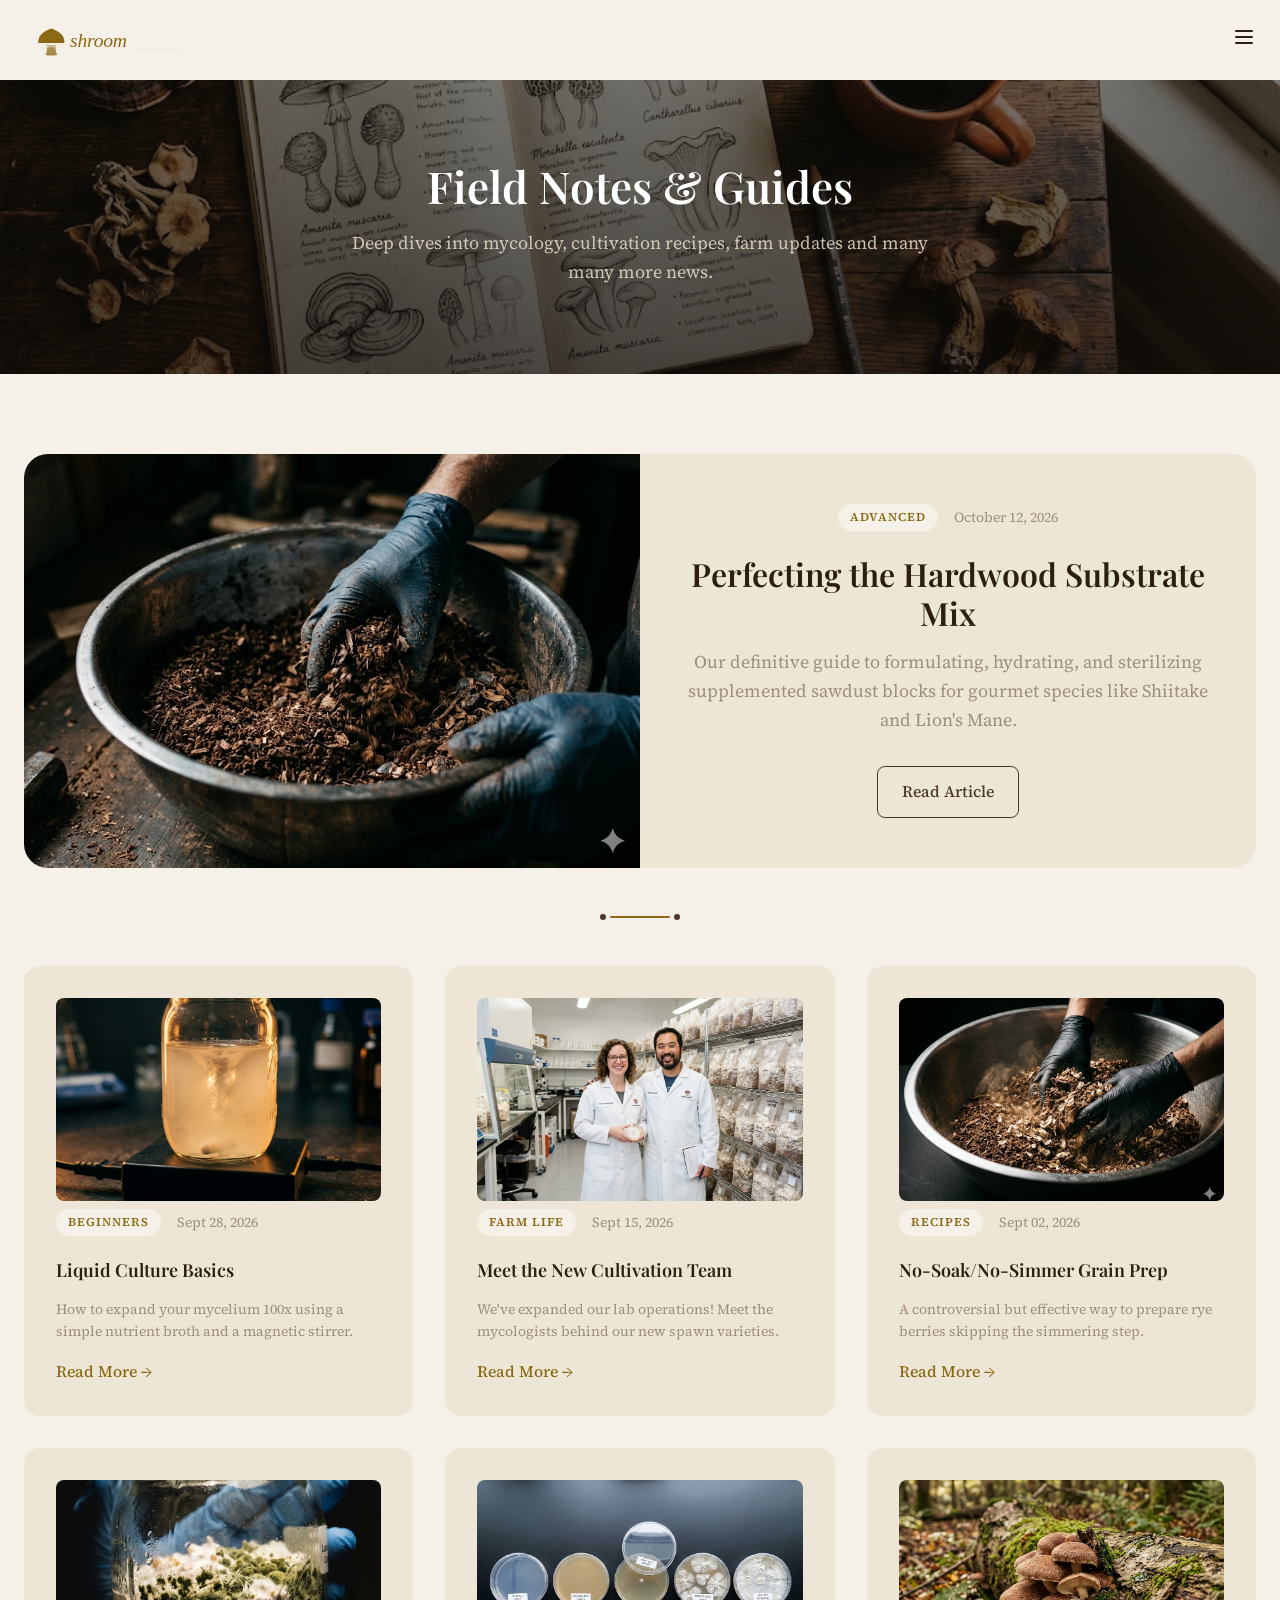
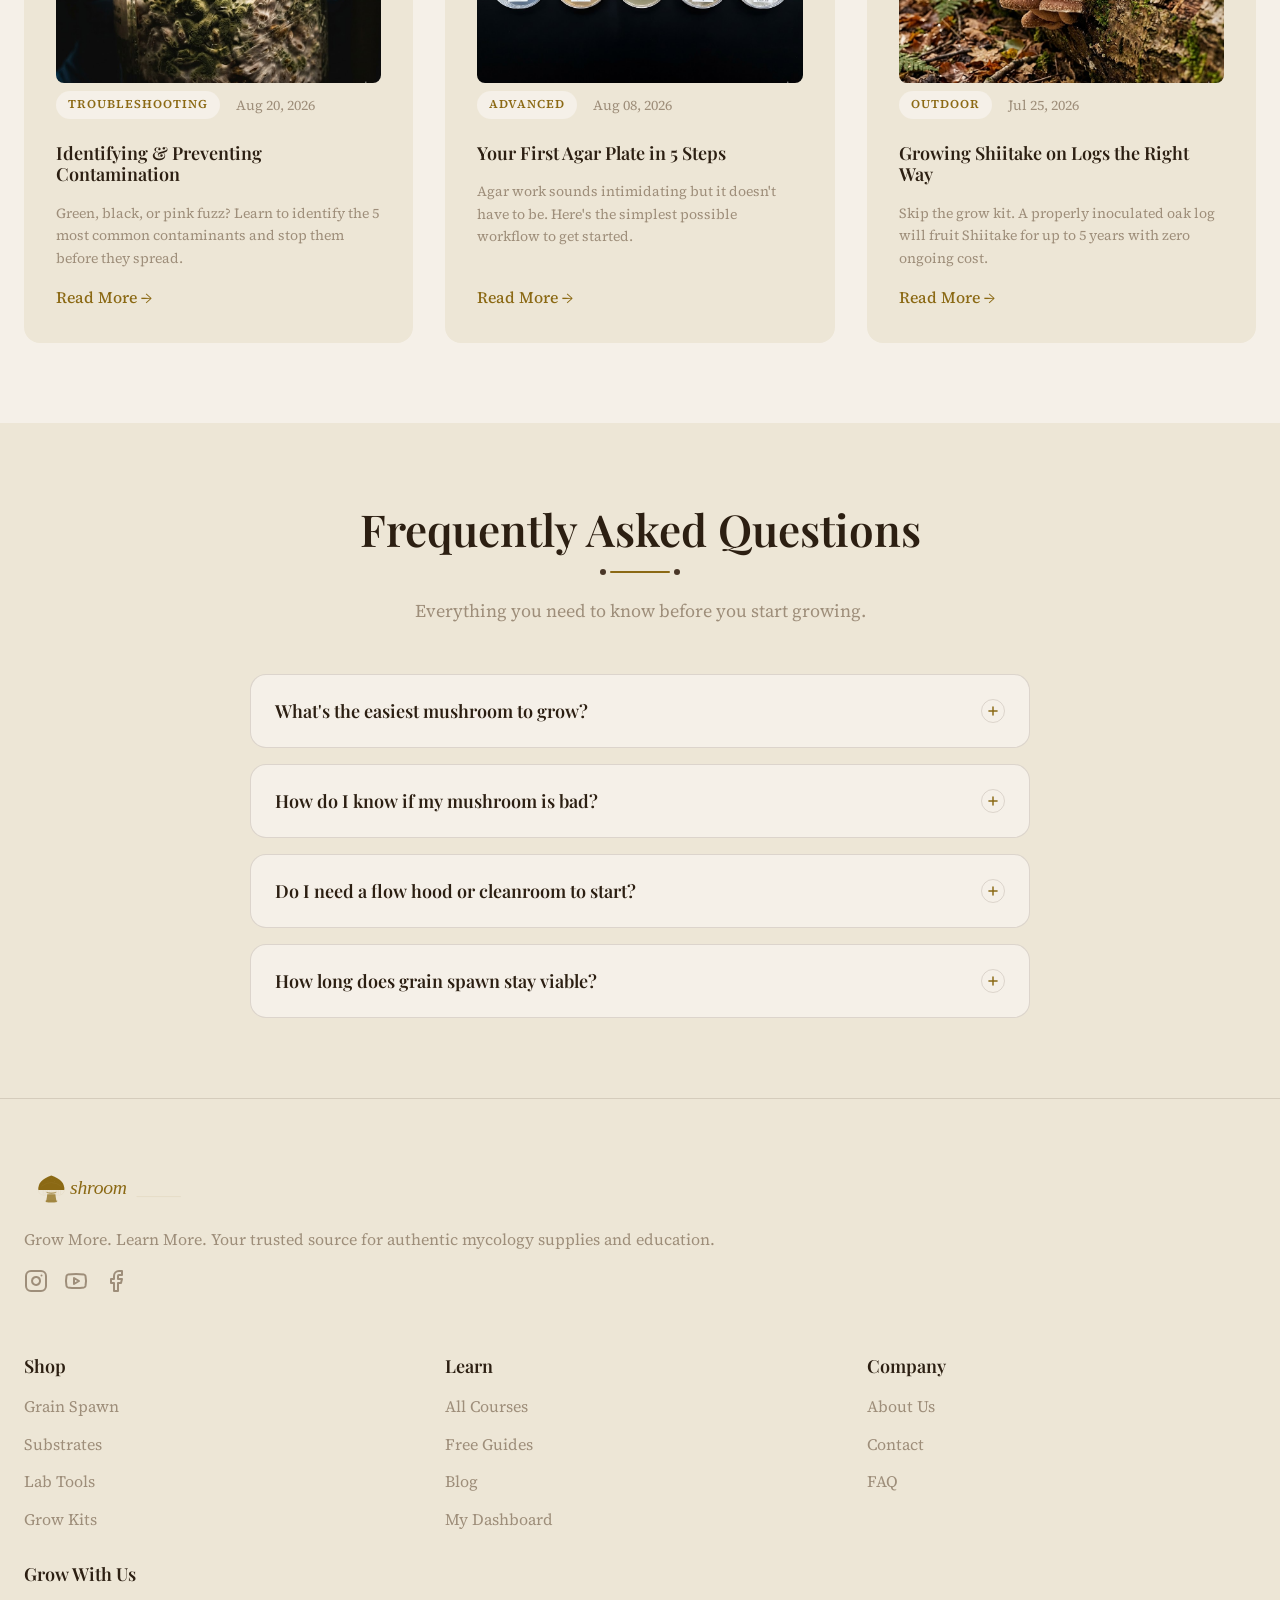
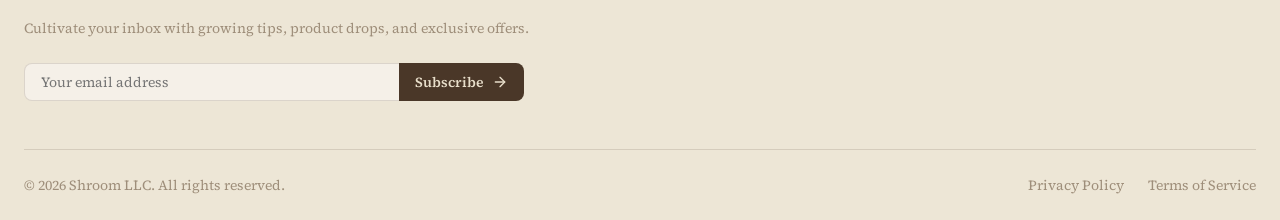
<file: blog.html>
<!DOCTYPE html>
<html lang="en">

<head>
  <meta charset="UTF-8">
  <meta name="viewport" content="width=device-width, initial-scale=1.0">
  <title>Mushroom Blog | Shroom</title>
  <link rel="icon" type="image/svg+xml" href="assets/images/shroom_favicon.svg">
  <link rel="stylesheet" href="assets/css/style.css">
  <style>
    .page-header {
      background: var(--theme-surface);
      padding: calc(var(--header-height) + var(--space-20)) var(--space-6) var(--space-12);
      text-align: center;
      border-bottom: 1px solid var(--theme-border);
    }

    .page-header h1 {
      font-size: var(--font-size-4xl);
      margin-bottom: var(--space-4);
    }

    /* Blog Specifics */
    .featured-post {
      display: flex;
      background: var(--theme-surface);
      border-radius: var(--radius-xl);
      overflow: hidden;
      margin-bottom: var(--space-12);
      position: relative;
    }

    @media (max-width: 768px) {
      .featured-post {
        flex-direction: column;
      }
    }

    .featured-img-wrapper {
      flex: 1 1 50%;
      min-height: 400px;
    }

    .featured-img-wrapper img {
      width: 100%;
      height: 100%;
      object-fit: cover;
    }

    .featured-content {
      flex: 1 1 50%;
      padding: var(--space-12);
      display: flex;
      flex-direction: column;
      justify-content: center;
      align-items: flex-start;
    }

    .blog-card {
      align-items: flex-start;
      text-align: left;
    }

    .blog-card .card-img-wrapper {
      aspect-ratio: 16/10;
    }

    .blog-card .card-title {
      text-align: left;
      font-size: var(--font-size-lg);
    }

    .blog-card .card-desc {
      text-align: left;
      flex-grow: 1;
    }

    .blog-meta {
      display: flex;
      gap: var(--space-4);
      align-items: center;
      color: var(--theme-text-muted);
      font-size: var(--font-size-sm);
      margin-bottom: var(--space-2);
    }

    .blog-cols {
      display: grid;
      grid-template-columns: repeat(3, 1fr);
      gap: var(--space-8);
    }

    @media (max-width: 1024px) {
      .blog-cols {
        grid-template-columns: repeat(2, 1fr);
      }
    }

    @media (max-width: 768px) {
      .blog-cols {
        grid-template-columns: repeat(2, 1fr);
      }
    }

    @media (max-width: 480px) {
      .blog-cols {
        grid-template-columns: 1fr;
      }
    }

    /* FAQ */
    .faq-section {
      background: var(--theme-surface);
      padding: var(--space-20) var(--space-6);
    }

    .faq-list {
      max-width: 780px;
      margin: var(--space-12) auto 0;
      display: flex;
      flex-direction: column;
      gap: var(--space-4);
    }

    .faq-item {
      border: 1px solid var(--theme-border);
      border-radius: var(--radius-lg);
      overflow: hidden;
      background: var(--theme-bg);
    }

    .faq-question {
      width: 100%;
      display: flex;
      justify-content: space-between;
      align-items: center;
      padding: var(--space-6);
      text-align: left;
      font-family: var(--font-display);
      font-size: var(--font-size-lg);
      font-weight: 600;
      color: var(--theme-text);
      cursor: pointer;
      background: none;
      border: none;
      gap: var(--space-4);
    }

    .faq-question:hover {
      color: var(--color-secondary);
    }

    .faq-icon {
      flex-shrink: 0;
      width: 24px;
      height: 24px;
      border-radius: 50%;
      border: 1px solid var(--theme-border);
      display: flex;
      align-items: center;
      justify-content: center;
      color: var(--color-secondary);
      transition: transform var(--transition-base), background var(--transition-base);
    }

    .faq-item.open .faq-icon {
      transform: rotate(45deg);
      background: var(--color-secondary);
      border-color: var(--color-secondary);
      color: white;
    }

    .faq-answer {
      max-height: 0;
      overflow: hidden;
      transition: max-height 0.4s ease, padding 0.3s ease;
      padding: 0 var(--space-6);
    }

    .faq-item.open .faq-answer {
      max-height: 300px;
      padding: 0 var(--space-6) var(--space-6);
    }

    .faq-answer p {
      color: var(--theme-text-muted);
      font-size: var(--font-size-base);
      line-height: 1.8;
    }

    .page-header {
      background: linear-gradient(to bottom, rgba(15, 11, 8, 0.5), rgba(15, 11, 8, 0.75)),
        url('assets/images/blog-hero-bg.jpg') center/cover no-repeat;
      color: white;
      border-bottom: none;
    }

    .page-header h1 {
      color: white;
    }

    .page-header p {
      color: rgba(232, 222, 202, 0.85);
    }
  </style>
</head>

<body>

  <!-- Navbar -->
  <header class="navbar">
    <div class="container">
      <a href="index.html" class="nav-brand">
        <img src="assets/images/shroom_logo.svg" alt="Shroom" height="42" style="display:block;">
      </a>
      <ul class="nav-menu">
        <li><a href="index.html" class="nav-link">Home 1</a></li>
        <li><a href="home2.html" class="nav-link">Home 2</a></li>
        <li><a href="services.html" class="nav-link">Shop</a></li>
        <li><a href="blog.html" class="nav-link active">Blog</a></li>
        <li><a href="about.html" class="nav-link">About</a></li>
        <li><a href="contact.html" class="nav-link">Contact</a></li>
      </ul>
      <div class="nav-tools nav-tools-desktop">
        <button type="button" class="tool-btn rtl-toggle-btn" aria-label="Toggle RTL">
          <svg xmlns="http://www.w3.org/2000/svg" width="24" height="24" viewBox="0 0 24 24" fill="none"
            stroke="currentColor" stroke-width="2" stroke-linecap="round" stroke-linejoin="round"
            class="lucide lucide-arrow-left-right">
            <path d="M8 3 4 7l4 4" />
            <path d="M4 7h16" />
            <path d="m16 21 4-4-4-4" />
            <path d="M20 17H4" />
          </svg>
        </button>
        <button type="button" class="tool-btn theme-toggle-btn" aria-label="Toggle Theme">
          <svg xmlns="http://www.w3.org/2000/svg" width="24" height="24" viewBox="0 0 24 24" fill="none"
            stroke="currentColor" stroke-width="2" stroke-linecap="round" stroke-linejoin="round"
            class="lucide lucide-moon">
            <path d="M12 3a6 6 0 0 0 9 9 9 9 0 1 1-9-9Z" />
          </svg>
        </button>
        <div class="nav-divider"></div>
        <a href="login.html" class="btn btn-secondary"
          style="padding: var(--space-2) var(--space-4); font-size: var(--font-size-sm);">Login</a>
        <a href="dashboard.html" class="btn btn-accent"
          style="padding: var(--space-2) var(--space-4); font-size: var(--font-size-sm);">Dashboard</a>
      </div>
      <button class="hamburger-btn" aria-label="Open Menu">
        <svg xmlns="http://www.w3.org/2000/svg" width="24" height="24" viewBox="0 0 24 24" fill="none"
          stroke="currentColor" stroke-width="2" stroke-linecap="round" stroke-linejoin="round"
          class="lucide lucide-menu">
          <line x1="4" x2="20" y1="12" y2="12" />
          <line x1="4" x2="20" y1="6" y2="6" />
          <line x1="4" x2="20" y1="18" y2="18" />
        </svg>
      </button>
    </div>
  </header>

  <!-- Hamburger Drawer -->
  <div class="nav-drawer-overlay"></div>
  <div class="nav-drawer">
    <div class="nav-drawer-header">
      <a href="index.html" class="nav-brand">
        <img src="assets/images/shroom_logo.svg" alt="Shroom" height="42" style="display:block;">
      </a>
      <button class="nav-drawer-close" aria-label="Close Menu">
        <svg xmlns="http://www.w3.org/2000/svg" width="24" height="24" viewBox="0 0 24 24" fill="none"
          stroke="currentColor" stroke-width="2" stroke-linecap="round" stroke-linejoin="round" class="lucide lucide-x">
          <path d="M18 6 6 18" />
          <path d="m6 6 12 12" />
        </svg>
      </button>
    </div>
    <ul class="nav-drawer-menu">
      <li><a href="index.html" class="nav-link">Home 1</a></li>
      <li><a href="home2.html" class="nav-link">Home 2</a></li>
      <li><a href="services.html" class="nav-link">Shop</a></li>
      <li><a href="blog.html" class="nav-link active">Blog</a></li>
      <li><a href="about.html" class="nav-link">About</a></li>
      <li><a href="contact.html" class="nav-link">Contact</a></li>
      <li style="margin-top: var(--space-6);">
        <a href="login.html" class="btn btn-secondary btn-block">Login</a>
      </li>
      <li style="margin-top: var(--space-3);">
        <a href="dashboard.html" class="btn btn-accent btn-block">Dashboard</a>
      </li>
    </ul>
    <div class="nav-drawer-tools">
      <button type="button" class="tool-btn rtl-toggle-btn" aria-label="Toggle RTL"
        style="width: auto; height: auto; border-radius: var(--radius-md); padding: var(--space-2) var(--space-4); display: flex; gap: var(--space-2); align-items: center;">
        <svg xmlns="http://www.w3.org/2000/svg" width="20" height="20" viewBox="0 0 24 24" fill="none"
          stroke="currentColor" stroke-width="2" stroke-linecap="round" stroke-linejoin="round"
          class="lucide lucide-arrow-left-right">
          <path d="M8 3 4 7l4 4" />
          <path d="M4 7h16" />
          <path d="m16 21 4-4-4-4" />
          <path d="M20 17H4" />
        </svg>
        <span style="font-size: var(--font-size-sm); font-weight: 500;">RTL</span>
      </button>
      <button type="button" class="tool-btn theme-toggle-btn" aria-label="Toggle Theme"
        style="width: auto; height: auto; border-radius: var(--radius-md); padding: var(--space-2) var(--space-4); display: flex; gap: var(--space-2); align-items: center;">
        <svg xmlns="http://www.w3.org/2000/svg" width="20" height="20" viewBox="0 0 24 24" fill="none"
          stroke="currentColor" stroke-width="2" stroke-linecap="round" stroke-linejoin="round"
          class="lucide lucide-moon">
          <path d="M12 3a6 6 0 0 0 9 9 9 9 0 1 1-9-9Z" />
        </svg>
        <span style="font-size: var(--font-size-sm); font-weight: 500;">Dark Mode</span>
      </button>
    </div>
  </div>

  <main>
    <div class="page-header fade-in">
      <div class="container">
        <h1>Field Notes & Guides</h1>
        <p class="section-subtitle">Deep dives into mycology, cultivation recipes, farm updates and many many
          more news.</p>
      </div>
    </div>

    <section class="section">
      <div class="container">

        <!-- Featured Post -->
        <article class="featured-post fade-in">
          <div class="featured-img-wrapper">
            <img src="assets/images/blog-featured-hardwood.jpg" alt="Mushroom Forest">
          </div>
          <div class="featured-content" style="text-align: center; align-items: center;">
            <div class="blog-meta" style="justify-content: center;">
              <span class="card-tag">Advanced</span>
              <span>October 12, 2026</span>
            </div>
            <h2 style="font-size: var(--font-size-3xl); margin-top: var(--space-4);">Perfecting the Hardwood Substrate
              Mix</h2>
            <p style="color: var(--theme-text-muted); font-size: var(--font-size-lg); margin-bottom: var(--space-8);">
              Our definitive guide to formulating, hydrating, and sterilizing supplemented sawdust blocks for gourmet
              species like Shiitake and Lion's Mane.</p>
            <a href="#" class="btn btn-secondary">Read Article</a>
          </div>
        </article>

        <div class="divider fade-in" style="margin: var(--space-12) auto;"></div>

        <!-- Blog Grid -->
        <div class="blog-cols">
          <article class="card blog-card fade-in">
            <div class="card-img-wrapper">
              <img src="assets/images/blog-liquid-culture.jpg" class="card-img" alt="Liquid Culture Basics">
            </div>
            <div class="blog-meta">
              <span class="card-tag">Beginners</span>
              <span>Sept 28, 2026</span>
            </div>
            <h4 class="card-title">Liquid Culture Basics</h4>
            <p class="card-desc">How to expand your mycelium 100x using a simple nutrient broth and a magnetic stirrer.
            </p>
            <a href="#" class="auth-link">Read More &rarr;</a>
          </article>

          <article class="card blog-card fade-in" style="animation-delay: 0.1s;">
            <div class="card-img-wrapper">
              <img src="assets/images/blog-team.jpg" class="card-img" alt="Farm Update">
            </div>
            <div class="blog-meta">
              <span class="card-tag">Farm Life</span>
              <span>Sept 15, 2026</span>
            </div>
            <h4 class="card-title">Meet the New Cultivation Team</h4>
            <p class="card-desc">We've expanded our lab operations! Meet the mycologists behind our new spawn varieties.
            </p>
            <a href="#" class="auth-link">Read More &rarr;</a>
          </article>

          <article class="card blog-card fade-in" style="animation-delay: 0.2s;">
            <div class="card-img-wrapper">
              <img src="assets/images/blog-grain-prep.jpg" class="card-img" alt="Grain Prep">
            </div>
            <div class="blog-meta">
              <span class="card-tag">Recipes</span>
              <span>Sept 02, 2026</span>
            </div>
            <h4 class="card-title">No-Soak/No-Simmer Grain Prep</h4>
            <p class="card-desc">A controversial but effective way to prepare rye berries skipping the simmering step.
            </p>
            <a href="#" class="auth-link">Read More &rarr;</a>
          </article>
          <article class="card blog-card fade-in" style="animation-delay: 0.1s;">
            <div class="card-img-wrapper">
              <img src="assets/images/blog-contamination.jpg" class="card-img" alt="Contamination Guide">

            </div>
            <div class="blog-meta">
              <span class="card-tag">Troubleshooting</span>
              <span>Aug 20, 2026</span>
            </div>
            <h4 class="card-title">Identifying & Preventing Contamination</h4>
            <p class="card-desc">Green, black, or pink fuzz? Learn to identify the 5 most common contaminants and stop
              them before they spread.</p>
            <a href="#" class="auth-link">Read More &rarr;</a>
          </article>

          <article class="card blog-card fade-in" style="animation-delay: 0.2s;">
            <div class="card-img-wrapper">
              <img src="assets/images/blog-agar-plate.jpg" class="card-img" alt="Agar Basics">
            </div>
            <div class="blog-meta">
              <span class="card-tag">Advanced</span>
              <span>Aug 08, 2026</span>
            </div>
            <h4 class="card-title">Your First Agar Plate in 5 Steps</h4>
            <p class="card-desc">Agar work sounds intimidating but it doesn't have to be. Here's the simplest possible
              workflow to get started.</p>
            <a href="#" class="auth-link">Read More &rarr;</a>
          </article>

          <article class="card blog-card fade-in" style="animation-delay: 0.3s;">
            <div class="card-img-wrapper">
              <img src="assets/images/blog-shiitake-logs.jpg" class="card-img" alt="Outdoor Growing">
            </div>
            <div class="blog-meta">
              <span class="card-tag">Outdoor</span>
              <span>Jul 25, 2026</span>
            </div>
            <h4 class="card-title">Growing Shiitake on Logs the Right Way</h4>
            <p class="card-desc">Skip the grow kit. A properly inoculated oak log will fruit Shiitake for up to 5 years
              with zero ongoing cost.</p>
            <a href="#" class="auth-link">Read More &rarr;</a>
          </article>
        </div>

      </div>
    </section>
    <!-- FAQ Section -->
    <section class="faq-section">
      <div class="container">
        <h2 class="section-title fade-in">Frequently Asked Questions</h2>
        <div class="divider fade-in"></div>
        <p class="section-subtitle fade-in">Everything you need to know before you start growing.</p>

        <div class="faq-list">

          <div class="faq-item fade-in">
            <button class="faq-question">
              What's the easiest mushroom to grow?
              <span class="faq-icon">
                <svg xmlns="http://www.w3.org/2000/svg" width="14" height="14" viewBox="0 0 24 24" fill="none"
                  stroke="currentColor" stroke-width="2.5" stroke-linecap="round" stroke-linejoin="round">
                  <path d="M5 12h14" />
                  <path d="M12 5v14" />
                </svg>
              </span>
            </button>
            <div class="faq-answer">
              <p>Oyster mushrooms — specifically Pearl or Blue Oyster — are by far the most beginner-friendly. They
                colonize fast, tolerate a range of temperatures, and fruit aggressively even in less-than-ideal
                conditions. Our Mushroom Cultivation 101 course covers everything you need to get your first flush in
                under 3 weeks.</p>
            </div>
          </div>

          <div class="faq-item fade-in" style="animation-delay: 0.1s;">
            <button class="faq-question">
              How do I know if my mushroom is bad?
              <span class="faq-icon">
                <svg xmlns="http://www.w3.org/2000/svg" width="14" height="14" viewBox="0 0 24 24" fill="none"
                  stroke="currentColor" stroke-width="2.5" stroke-linecap="round" stroke-linejoin="round">
                  <path d="M5 12h14" />
                  <path d="M12 5v14" />
                </svg>
              </span>
            </button>
            <div class="faq-answer">
              <p>The most common signs are green, black, or pink patches on your grain or substrate — these are mold
                colonies competing with your mycelium. A sour or unusual smell is another strong indicator. White fluffy
                growth is almost always healthy mycelium, but if it looks patchy, wet, or has color, pull it
                immediately. Check our contamination guide in the blog for a full visual reference.</p>
            </div>
          </div>

          <div class="faq-item fade-in" style="animation-delay: 0.2s;">
            <button class="faq-question">
              Do I need a flow hood or cleanroom to start?
              <span class="faq-icon">
                <svg xmlns="http://www.w3.org/2000/svg" width="14" height="14" viewBox="0 0 24 24" fill="none"
                  stroke="currentColor" stroke-width="2.5" stroke-linecap="round" stroke-linejoin="round">
                  <path d="M5 12h14" />
                  <path d="M12 5v14" />
                </svg>
              </span>
            </button>
            <div class="faq-answer">
              <p>No — most beginners start with a simple Still Air Box (SAB), which is just a clear tote with arm holes.
                It traps still air and dramatically reduces contamination risk during inoculation. A flow hood is a
                significant upgrade for serious growers doing agar work or large batch grain transfers, but it's
                absolutely not required to get your first few successful grows.</p>
            </div>
          </div>

          <div class="faq-item fade-in" style="animation-delay: 0.3s;">
            <button class="faq-question">
              How long does grain spawn stay viable?
              <span class="faq-icon">
                <svg xmlns="http://www.w3.org/2000/svg" width="14" height="14" viewBox="0 0 24 24" fill="none"
                  stroke="currentColor" stroke-width="2.5" stroke-linecap="round" stroke-linejoin="round">
                  <path d="M5 12h14" />
                  <path d="M12 5v14" />
                </svg>
              </span>
            </button>
            <div class="faq-answer">
              <p>Our grain spawn is at peak viability on arrival and will remain healthy for up to 4 weeks when stored
                in a refrigerator between 35–45°F. Avoid freezing — this damages the mycelium. For best results,
                inoculate within the first week of receiving your order. All our spawn ships with a packing date so you
                always know exactly how fresh it is.</p>
            </div>
          </div>

        </div>
      </div>
    </section>
  </main>

  <footer class="site-footer">
    <!-- Same footer -->
    <div class="container">
      <div class="footer-grid">
        <div class="footer-brand">
          <a href="index.html" class="nav-brand">
            <img src="assets/images/shroom_logo.svg" alt="Shroom" height="42" style="display:block;">
          </a>
          <p class="footer-tagline">Grow More. Learn More. Your trusted source for authentic mycology supplies and
            education.</p>
          <div class="footer-socials">
            <a href="#" class="social-link" aria-label="Instagram"><svg xmlns="http://www.w3.org/2000/svg" width="24"
                height="24" viewBox="0 0 24 24" fill="none" stroke="currentColor" stroke-width="2"
                stroke-linecap="round" stroke-linejoin="round" class="lucide lucide-instagram">
                <rect width="20" height="20" x="2" y="2" rx="5" ry="5" />
                <path d="M16 11.37A4 4 0 1 1 12.63 8 4 4 0 0 1 16 11.37z" />
                <line x1="17.5" x2="17.51" y1="6.5" y2="6.5" />
              </svg></a>
            <a href="#" class="social-link" aria-label="YouTube"><svg xmlns="http://www.w3.org/2000/svg" width="24"
                height="24" viewBox="0 0 24 24" fill="none" stroke="currentColor" stroke-width="2"
                stroke-linecap="round" stroke-linejoin="round" class="lucide lucide-youtube">
                <path
                  d="M2.5 17a24.12 24.12 0 0 1 0-10 2 2 0 0 1 1.4-1.4 49.56 49.56 0 0 1 16.2 0A2 2 0 0 1 21.5 7a24.12 24.12 0 0 1 0 10 2 2 0 0 1-1.4 1.4 49.55 49.55 0 0 1-16.2 0A2 2 0 0 1 2.5 17" />
                <path d="m10 15 5-3-5-3z" />
              </svg></a>
            <a href="#" class="social-link" aria-label="Facebook"><svg xmlns="http://www.w3.org/2000/svg" width="24"
                height="24" viewBox="0 0 24 24" fill="none" stroke="currentColor" stroke-width="2"
                stroke-linecap="round" stroke-linejoin="round" class="lucide lucide-facebook">
                <path d="M18 2h-3a5 5 0 0 0-5 5v3H7v4h3v8h4v-8h3l1-4h-4V7a1 1 0 0 1 1-1h3z" />
              </svg></a>
          </div>
        </div>
        <div>
          <h5 class="footer-heading">Shop</h5>
          <ul class="footer-links">
            <li><a href="services.html">Grain Spawn</a></li>
            <li><a href="services.html">Substrates</a></li>
            <li><a href="services.html">Lab Tools</a></li>
            <li><a href="services.html">Grow Kits</a></li>
          </ul>
        </div>
        <div>
          <h5 class="footer-heading">Learn</h5>
          <ul class="footer-links">
            <li><a href="services.html">All Courses</a></li>
            <li><a href="blog.html">Free Guides</a></li>
            <li><a href="blog.html">Blog</a></li>
            <li><a href="dashboard.html">My Dashboard</a></li>
          </ul>
        </div>
        <div>
          <h5 class="footer-heading">Company</h5>
          <ul class="footer-links">
            <li><a href="about.html">About Us</a></li>
            <li><a href="contact.html">Contact</a></li>
            <li><a href="#">FAQ</a></li>
          </ul>
        </div>
        <div class="footer-newsletter">
          <h5 class="footer-heading">Grow With Us</h5>
          <p class="newsletter-description">Cultivate your inbox with growing tips, product drops, and exclusive
            offers.</p>
          <form class="newsletter-form" onsubmit="event.preventDefault(); alert('Subscribed!');">
            <input type="email" class="newsletter-input" placeholder="Your email address" required>
            <button type="submit" class="newsletter-btn">
              <span>Subscribe</span>
              <svg xmlns="http://www.w3.org/2000/svg" width="16" height="16" viewBox="0 0 24 24" fill="none"
                stroke="currentColor" stroke-width="2" stroke-linecap="round" stroke-linejoin="round"
                class="lucide lucide-arrow-right">
                <path d="M5 12h14" />
                <path d="m12 5 7 7-7 7" />
              </svg>
            </button>
          </form>
        </div>
      </div>
      <div class="footer-bottom">
        <p>&copy; 2026 Shroom LLC. All rights reserved.</p>
        <div class="footer-legal-links">
          <a href="#">Privacy Policy</a>
          <a href="#">Terms of Service</a>
        </div>
      </div>
    </div>
  </footer>

  <button class="back-to-top" id="backToTop" aria-label="Back to Top">
    <svg xmlns="http://www.w3.org/2000/svg" width="24" height="24" viewBox="0 0 24 24" fill="none" stroke="currentColor"
      stroke-width="2.5" stroke-linecap="round" stroke-linejoin="round">
      <path d="m18 15-6-6-6 6" />
    </svg>
  </button>

  <script src="assets/js/main.js"></script>
  <script>
    document.querySelectorAll('.faq-question').forEach(function (btn) {
      btn.addEventListener('click', function () {
        var item = this.closest('.faq-item');
        var isOpen = item.classList.contains('open');
        document.querySelectorAll('.faq-item.open').forEach(function (el) {
          el.classList.remove('open');
        });
        if (!isOpen) {
          item.classList.add('open');
        }
      });
    });

    const backToTopBtn = document.getElementById('backToTop');
    window.addEventListener('scroll', () => {
      if (window.scrollY > 400) {
        backToTopBtn.classList.add('visible');
      } else {
        backToTopBtn.classList.remove('visible');
      }
    });

    backToTopBtn.addEventListener('click', () => {
      window.scrollTo({
        top: 0,
        behavior: 'smooth'
      });
    });
  </script>
</body>

</html>
</file>
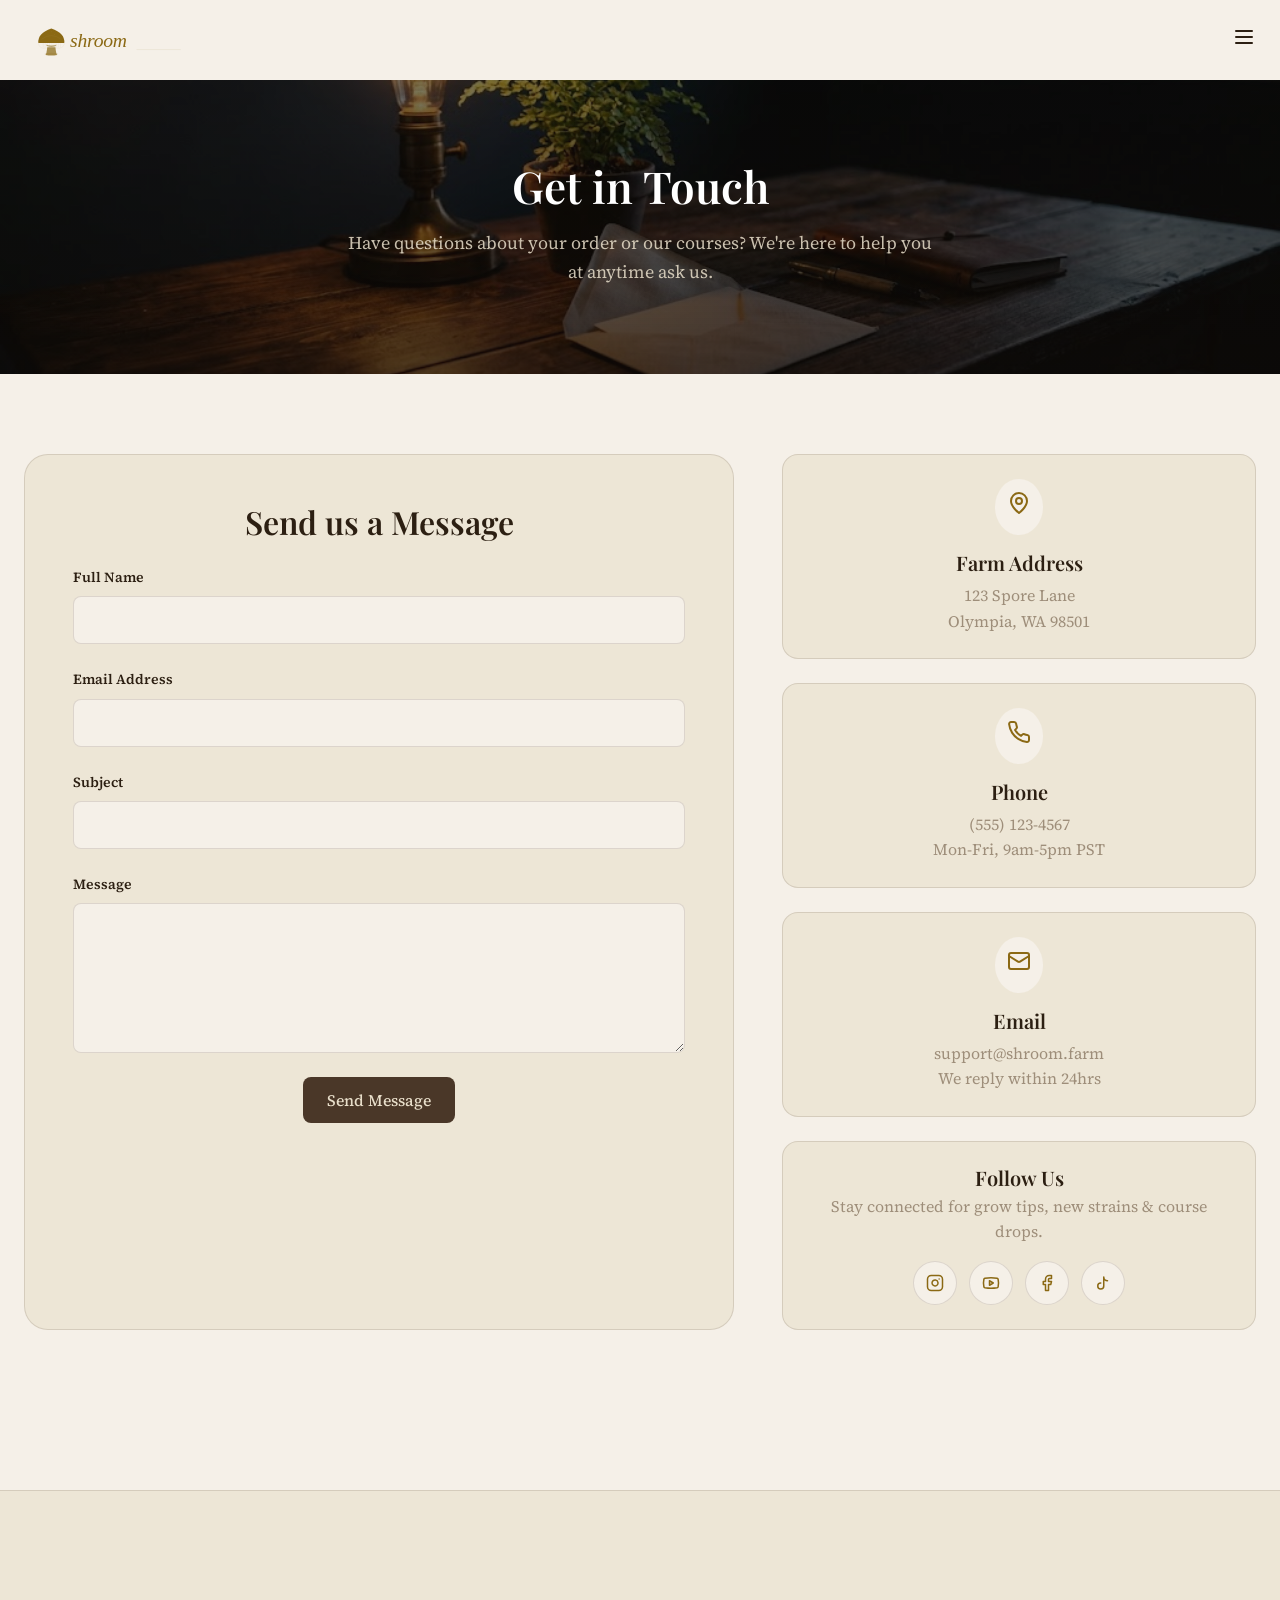
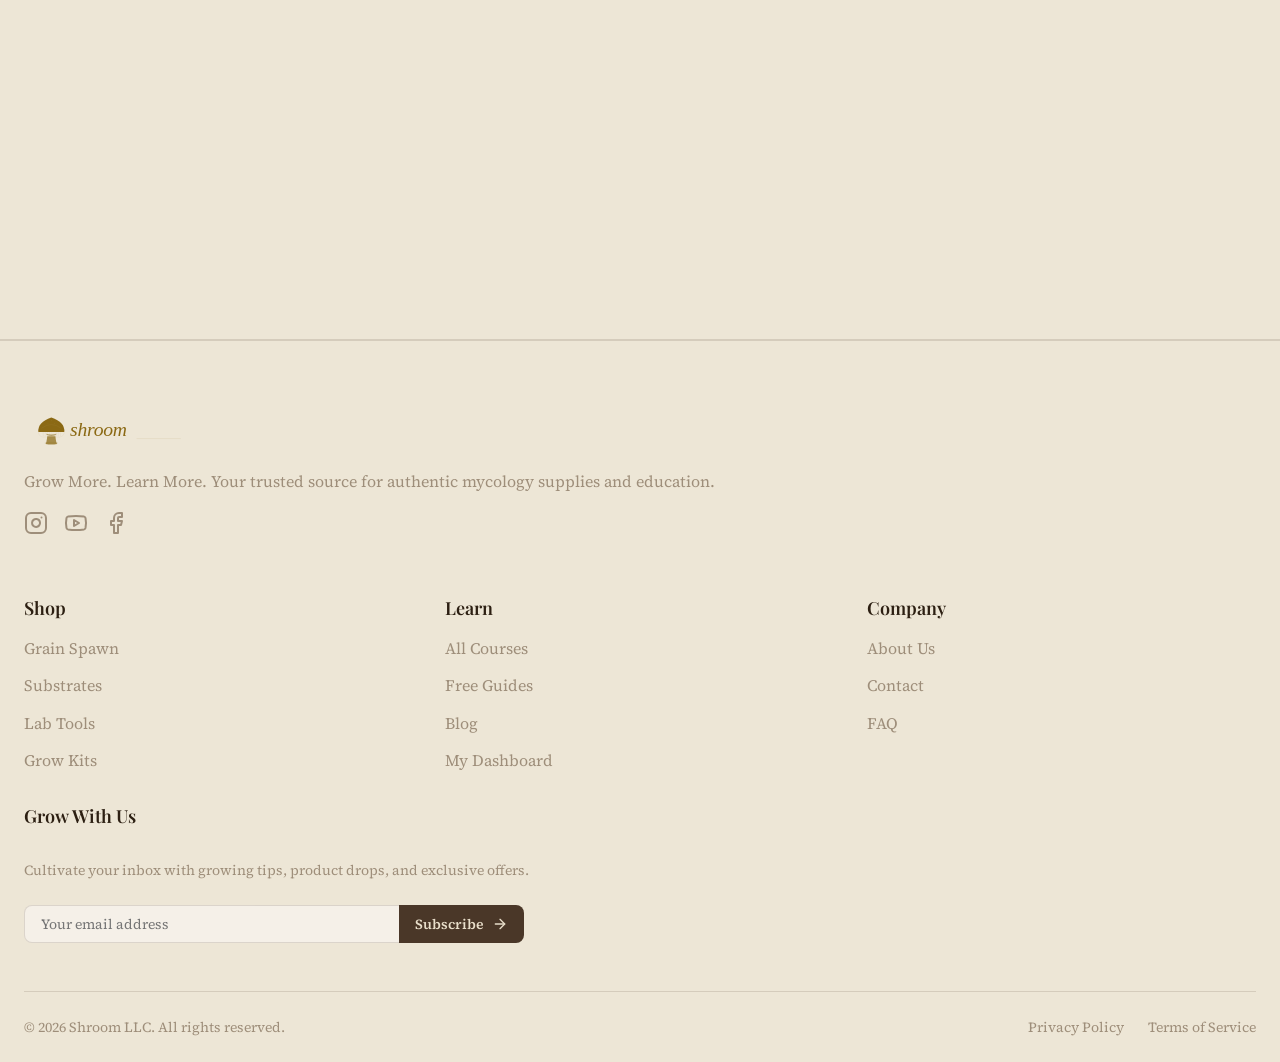
<file: contact.html>
<!DOCTYPE html>
<html lang="en">

<head>
  <meta charset="UTF-8">
  <meta name="viewport" content="width=device-width, initial-scale=1.0">
  <title>Contact Us | Shroom</title>
  <link rel="icon" type="image/svg+xml" href="assets/images/shroom_favicon.svg">
  <link rel="stylesheet" href="assets/css/style.css">
  <style>
    .page-header {
      background: var(--theme-surface);
      padding: calc(var(--header-height) + var(--space-20)) var(--space-6) var(--space-12);
      text-align: center;
      border-bottom: 1px solid var(--theme-border);
    }

    .page-header h1 {
      font-size: var(--font-size-4xl);
      margin-bottom: var(--space-4);
    }

    .contact-layout {
      display: grid;
      grid-template-columns: 3fr 2fr;
      gap: var(--space-12);
    }

    @media (max-width: 768px) {
      .contact-layout {
        grid-template-columns: 1fr;
      }
    }

    .contact-form-wrapper {
      background: var(--theme-surface);
      padding: var(--space-12);
      border-radius: var(--radius-xl);
      border: 1px solid var(--theme-border);
    }

    .contact-form .form-group {
      margin-bottom: var(--space-6);
    }

    textarea.form-input {
      resize: vertical;
      min-height: 150px;
    }

    .contact-info {
      display: flex;
      flex-direction: column;
      gap: var(--space-6);
    }

    .info-card {
      background: var(--theme-surface);
      padding: var(--space-6);
      border-radius: var(--radius-lg);
      display: flex;
      gap: var(--space-4);
      align-items: flex-start;
      border: 1px solid var(--theme-border);
    }

    .info-icon {
      color: var(--color-secondary);
      background: var(--theme-bg);
      padding: var(--space-3);
      border-radius: 50%;
      flex-shrink: 0;
    }

    .map-section {
      margin-top: var(--space-20);
      height: 450px;
      width: 100%;
      border-top: 1px solid var(--theme-border);
      border-bottom: 1px solid var(--theme-border);
      background: var(--theme-surface);
      overflow: hidden;
      position: relative;
    }

    .map-section iframe {
      width: 100%;
      height: 100%;
      border: 0;
      filter: grayscale(1) opacity(0.8);
      transition: filter 0.3s ease;
    }

    html.dark .map-section iframe {
      filter: grayscale(1) invert(0.9) opacity(0.6);
    }

    .map-section:hover iframe {
      filter: grayscale(0.2) opacity(1);
    }

    html.dark .map-section:hover iframe {
      filter: grayscale(0.2) invert(0.9) opacity(0.8);
    }

    @media (max-width: 360px) {
      .contact-layout {
        gap: var(--space-8);
      }

      .contact-form-wrapper {
        padding: var(--space-6);
        text-align: center;
      }

      .info-card {
        flex-direction: column;
        align-items: center;
        text-align: center;
      }
    }

    .page-header {
      background: linear-gradient(to bottom, rgba(15, 11, 8, 0.5), rgba(15, 11, 8, 0.75)),
        url('assets/images/contact-hero-bg.jpg') center/cover no-repeat;
      color: white;
      border-bottom: none;
    }

    .page-header h1 {
      color: white;
    }

    .page-header p {
      color: rgba(232, 222, 202, 0.85);
    }
  </style>
</head>

<body>

  <!-- Navbar -->
  <header class="navbar">
    <div class="container">
      <a href="index.html" class="nav-brand">
        <img src="assets/images/shroom_logo.svg" alt="Shroom" height="42" style="display:block;">
      </a>
      <ul class="nav-menu">
        <li><a href="index.html" class="nav-link">Home 1</a></li>
        <li><a href="home2.html" class="nav-link">Home 2</a></li>
        <li><a href="services.html" class="nav-link">Shop</a></li>
        <li><a href="blog.html" class="nav-link">Blog</a></li>
        <li><a href="about.html" class="nav-link">About</a></li>
        <li><a href="contact.html" class="nav-link active">Contact</a></li>
      </ul>
      <div class="nav-tools nav-tools-desktop">
        <button type="button" class="tool-btn rtl-toggle-btn" aria-label="Toggle RTL">
          <svg xmlns="http://www.w3.org/2000/svg" width="24" height="24" viewBox="0 0 24 24" fill="none"
            stroke="currentColor" stroke-width="2" stroke-linecap="round" stroke-linejoin="round"
            class="lucide lucide-arrow-left-right">
            <path d="M8 3 4 7l4 4" />
            <path d="M4 7h16" />
            <path d="m16 21 4-4-4-4" />
            <path d="M20 17H4" />
          </svg>
        </button>
        <button type="button" class="tool-btn theme-toggle-btn" aria-label="Toggle Theme">
          <svg xmlns="http://www.w3.org/2000/svg" width="24" height="24" viewBox="0 0 24 24" fill="none"
            stroke="currentColor" stroke-width="2" stroke-linecap="round" stroke-linejoin="round"
            class="lucide lucide-moon">
            <path d="M12 3a6 6 0 0 0 9 9 9 9 0 1 1-9-9Z" />
          </svg>
        </button>
        <div class="nav-divider"></div>
        <a href="login.html" class="btn btn-secondary"
          style="padding: var(--space-2) var(--space-4); font-size: var(--font-size-sm);">Login</a>
        <a href="dashboard.html" class="btn btn-accent"
          style="padding: var(--space-2) var(--space-4); font-size: var(--font-size-sm);">Dashboard</a>
      </div>
      <button class="hamburger-btn" aria-label="Open Menu">
        <svg xmlns="http://www.w3.org/2000/svg" width="24" height="24" viewBox="0 0 24 24" fill="none"
          stroke="currentColor" stroke-width="2" stroke-linecap="round" stroke-linejoin="round"
          class="lucide lucide-menu">
          <line x1="4" x2="20" y1="12" y2="12" />
          <line x1="4" x2="20" y1="6" y2="6" />
          <line x1="4" x2="20" y1="18" y2="18" />
        </svg>
      </button>
    </div>
  </header>

  <!-- Hamburger Drawer -->
  <div class="nav-drawer-overlay"></div>
  <div class="nav-drawer">
    <div class="nav-drawer-header">
      <a href="index.html" class="nav-brand">
        <img src="assets/images/shroom_logo.svg" alt="Shroom" height="42" style="display:block;">
      </a>
      <button class="nav-drawer-close" aria-label="Close Menu">
        <svg xmlns="http://www.w3.org/2000/svg" width="24" height="24" viewBox="0 0 24 24" fill="none"
          stroke="currentColor" stroke-width="2" stroke-linecap="round" stroke-linejoin="round" class="lucide lucide-x">
          <path d="M18 6 6 18" />
          <path d="m6 6 12 12" />
        </svg>
      </button>
    </div>
    <ul class="nav-drawer-menu">
      <li><a href="index.html" class="nav-link">Home 1</a></li>
      <li><a href="home2.html" class="nav-link">Home 2</a></li>
      <li><a href="services.html" class="nav-link">Shop</a></li>
      <li><a href="blog.html" class="nav-link">Blog</a></li>
      <li><a href="about.html" class="nav-link">About</a></li>
      <li><a href="contact.html" class="nav-link active">Contact</a></li>
      <li style="margin-top: var(--space-6);">
        <a href="login.html" class="btn btn-secondary btn-block">Login</a>
      </li>
      <li style="margin-top: var(--space-3);">
        <a href="dashboard.html" class="btn btn-accent btn-block">Dashboard</a>
      </li>
    </ul>
    <div class="nav-drawer-tools">
      <button type="button" class="tool-btn rtl-toggle-btn" aria-label="Toggle RTL"
        style="width: auto; height: auto; border-radius: var(--radius-md); padding: var(--space-2) var(--space-4); display: flex; gap: var(--space-2); align-items: center;">
        <svg xmlns="http://www.w3.org/2000/svg" width="20" height="20" viewBox="0 0 24 24" fill="none"
          stroke="currentColor" stroke-width="2" stroke-linecap="round" stroke-linejoin="round"
          class="lucide lucide-arrow-left-right">
          <path d="M8 3 4 7l4 4" />
          <path d="M4 7h16" />
          <path d="m16 21 4-4-4-4" />
          <path d="M20 17H4" />
        </svg>
        <span style="font-size: var(--font-size-sm); font-weight: 500;">RTL</span>
      </button>
      <button type="button" class="tool-btn theme-toggle-btn" aria-label="Toggle Theme"
        style="width: auto; height: auto; border-radius: var(--radius-md); padding: var(--space-2) var(--space-4); display: flex; gap: var(--space-2); align-items: center;">
        <svg xmlns="http://www.w3.org/2000/svg" width="20" height="20" viewBox="0 0 24 24" fill="none"
          stroke="currentColor" stroke-width="2" stroke-linecap="round" stroke-linejoin="round"
          class="lucide lucide-moon">
          <path d="M12 3a6 6 0 0 0 9 9 9 9 0 1 1-9-9Z" />
        </svg>
        <span style="font-size: var(--font-size-sm); font-weight: 500;">Dark Mode</span>
      </button>
    </div>
  </div>

  <main>
    <div class="page-header fade-in">
      <div class="container">
        <h1>Get in Touch</h1>
        <p class="section-subtitle">Have questions about your order or our courses? We're here to help you at anytime
          ask us.</p>
      </div>
    </div>

    <section class="section">
      <div class="container contact-layout">

        <!-- Form -->
        <div class="contact-form-wrapper fade-in">
          <h3 style="text-align: center; margin-bottom: var(--space-6);">Send us a Message</h3>
          <form class="contact-form" action="#" onsubmit="event.preventDefault(); alert('Message sent!');">
            <div class="form-group">
              <label for="name" class="form-label">Full Name</label>
              <input type="text" id="name" class="form-input" placeholder="" required>
            </div>
            <div class="form-group">
              <label for="email" class="form-label">Email Address</label>
              <input type="email" id="email" class="form-input" placeholder="" required>
            </div>
            <div class="form-group">
              <label for="subject" class="form-label">Subject</label>
              <input type="text" id="subject" class="form-input" placeholder="" required>
            </div>
            <div class="form-group">
              <label for="msg" class="form-label">Message</label>
              <textarea id="msg" class="form-input" placeholder="" required></textarea>
            </div>
            <button type="submit" class="btn btn-primary" style="display: block; margin: 0 auto;">Send Message</button>
          </form>
        </div>

        <!-- Info Cards -->
        <div class="contact-info">
          <div class="info-card fade-in"
            style="animation-delay: 0.1s; flex-direction: column; align-items: center; text-align: center;">
            <div class="info-icon">
              <svg xmlns="http://www.w3.org/2000/svg" width="24" height="24" viewBox="0 0 24 24" fill="none"
                stroke="currentColor" stroke-width="2" stroke-linecap="round" stroke-linejoin="round"
                class="lucide lucide-map-pin">
                <path d="M20 10c0 6-8 12-8 12s-8-6-8-12a8 8 0 0 1 16 0Z" />
                <circle cx="12" cy="10" r="3" />
              </svg>
            </div>
            <div>
              <h5 style="margin-bottom: var(--space-2);">Farm Address</h5>
              <p style="color: var(--theme-text-muted); font-size: var(--font-size-base);">123 Spore Lane<br>Olympia, WA
                98501</p>
            </div>
          </div>

          <div class="info-card fade-in"
            style="animation-delay: 0.2s; flex-direction: column; align-items: center; text-align: center;">
            <div class="info-icon">
              <svg xmlns="http://www.w3.org/2000/svg" width="24" height="24" viewBox="0 0 24 24" fill="none"
                stroke="currentColor" stroke-width="2" stroke-linecap="round" stroke-linejoin="round"
                class="lucide lucide-phone">
                <path
                  d="M22 16.92v3a2 2 0 0 1-2.18 2 19.79 19.79 0 0 1-8.63-3.07 19.5 19.5 0 0 1-6-6 19.79 19.79 0 0 1-3.07-8.67A2 2 0 0 1 4.11 2h3a2 2 0 0 1 2 1.72 12.84 12.84 0 0 0 .7 2.81 2 2 0 0 1-.45 2.11L8.09 9.91a16 16 0 0 0 6 6l1.27-1.27a2 2 0 0 1 2.11-.45 12.84 12.84 0 0 0 2.81.7A2 2 0 0 1 22 16.92z" />
              </svg>
            </div>
            <div>
              <h5 style="margin-bottom: var(--space-2);">Phone</h5>
              <p style="color: var(--theme-text-muted); font-size: var(--font-size-base);">(555) 123-4567<br>Mon-Fri,
                9am-5pm PST</p>
            </div>
          </div>

          <div class="info-card fade-in"
            style="animation-delay: 0.3s; flex-direction: column; align-items: center; text-align: center;">
            <div class="info-icon">
              <svg xmlns="http://www.w3.org/2000/svg" width="24" height="24" viewBox="0 0 24 24" fill="none"
                stroke="currentColor" stroke-width="2" stroke-linecap="round" stroke-linejoin="round"
                class="lucide lucide-mail">
                <rect width="20" height="16" x="2" y="4" rx="2" />
                <path d="m22 7-8.97 5.7a1.94 1.94 0 0 1-2.06 0L2 7" />
              </svg>
            </div>
            <div>
              <h5 style="margin-bottom: var(--space-2);">Email</h5>
              <p style="color: var(--theme-text-muted); font-size: var(--font-size-base);">support@shroom.farm<br>We
                reply
                within 24hrs</p>
            </div>
          </div>

          <div class="info-card fade-in"
            style="animation-delay: 0.4s; flex-direction: column; align-items: center; text-align: center; gap: var(--space-4);">
            <div>
              <h5 style="margin-bottom: var(--space-1);">Follow Us</h5>
              <p style="color: var(--theme-text-muted); font-size: var(--font-size-base);">Stay connected for grow tips,
                new strains & course drops.</p>
            </div>
            <div style="display: flex; gap: var(--space-3); justify-content: center;">
              <a href="#" aria-label="Instagram"
                style="width: 44px; height: 44px; border-radius: 50%; background: var(--theme-bg); border: 1px solid var(--theme-border); display: flex; align-items: center; justify-content: center; color: var(--color-secondary); transition: background var(--transition-fast), color var(--transition-fast);"
                onmouseover="this.style.background='var(--color-secondary)'; this.style.color='white';"
                onmouseout="this.style.background='var(--theme-bg)'; this.style.color='var(--color-secondary)';">
                <svg xmlns="http://www.w3.org/2000/svg" width="18" height="18" viewBox="0 0 24 24" fill="none"
                  stroke="currentColor" stroke-width="2" stroke-linecap="round" stroke-linejoin="round">
                  <rect width="20" height="20" x="2" y="2" rx="5" ry="5" />
                  <path d="M16 11.37A4 4 0 1 1 12.63 8 4 4 0 0 1 16 11.37z" />
                  <line x1="17.5" x2="17.51" y1="6.5" y2="6.5" />
                </svg>
              </a>
              <a href="#" aria-label="YouTube"
                style="width: 44px; height: 44px; border-radius: 50%; background: var(--theme-bg); border: 1px solid var(--theme-border); display: flex; align-items: center; justify-content: center; color: var(--color-secondary); transition: background var(--transition-fast), color var(--transition-fast);"
                onmouseover="this.style.background='var(--color-secondary)'; this.style.color='white';"
                onmouseout="this.style.background='var(--theme-bg)'; this.style.color='var(--color-secondary)';">
                <svg xmlns="http://www.w3.org/2000/svg" width="18" height="18" viewBox="0 0 24 24" fill="none"
                  stroke="currentColor" stroke-width="2" stroke-linecap="round" stroke-linejoin="round">
                  <path
                    d="M2.5 17a24.12 24.12 0 0 1 0-10 2 2 0 0 1 1.4-1.4 49.56 49.56 0 0 1 16.2 0A2 2 0 0 1 21.5 7a24.12 24.12 0 0 1 0 10 2 2 0 0 1-1.4 1.4 49.55 49.55 0 0 1-16.2 0A2 2 0 0 1 2.5 17" />
                  <path d="m10 15 5-3-5-3z" />
                </svg>
              </a>
              <a href="#" aria-label="Facebook"
                style="width: 44px; height: 44px; border-radius: 50%; background: var(--theme-bg); border: 1px solid var(--theme-border); display: flex; align-items: center; justify-content: center; color: var(--color-secondary); transition: background var(--transition-fast), color var(--transition-fast);"
                onmouseover="this.style.background='var(--color-secondary)'; this.style.color='white';"
                onmouseout="this.style.background='var(--theme-bg)'; this.style.color='var(--color-secondary)';">
                <svg xmlns="http://www.w3.org/2000/svg" width="18" height="18" viewBox="0 0 24 24" fill="none"
                  stroke="currentColor" stroke-width="2" stroke-linecap="round" stroke-linejoin="round">
                  <path d="M18 2h-3a5 5 0 0 0-5 5v3H7v4h3v8h4v-8h3l1-4h-4V7a1 1 0 0 1 1-1h3z" />
                </svg>
              </a>
              <a href="#" aria-label="TikTok"
                style="width: 44px; height: 44px; border-radius: 50%; background: var(--theme-bg); border: 1px solid var(--theme-border); display: flex; align-items: center; justify-content: center; color: var(--color-secondary); transition: background var(--transition-fast), color var(--transition-fast);"
                onmouseover="this.style.background='var(--color-secondary)'; this.style.color='white';"
                onmouseout="this.style.background='var(--theme-bg)'; this.style.color='var(--color-secondary)';">
                <svg xmlns="http://www.w3.org/2000/svg" width="18" height="18" viewBox="0 0 24 24" fill="none"
                  stroke="currentColor" stroke-width="2" stroke-linecap="round" stroke-linejoin="round">
                  <path d="M9 12a4 4 0 1 0 4 4V4a5 5 0 0 0 5 5" />
                </svg>
              </a>
            </div>
          </div>
        </div>

      </div>

    </section>

    <!-- Map Section -->
    <section class="map-section fade-in">
      <iframe
        src="https://www.google.com/maps/embed?pb=!1m18!1m12!1m3!1d172044.8023451559!2d-122.9515206!3d47.0378741!2m3!1f0!2f0!3f0!3m2!1i1024!2i768!4f13.1!3m3!1m2!1s0x549103e3a968987b%3A0x676233b2a2656923!2sOlympia%2C%20WA!5e0!3m2!1sen!2sus!4v1700000000000!5m2!1sen!2sus"
        allowfullscreen="" loading="lazy" referrerpolicy="no-referrer-when-downgrade">
      </iframe>
    </section>

  </main>

  <footer class="site-footer">
    <!-- Same footer -->
    <div class="container">
      <div class="footer-grid">
        <div class="footer-brand">
          <a href="index.html" class="nav-brand">
            <img src="assets/images/shroom_logo.svg" alt="Shroom" height="42" style="display:block;">
          </a>
          <p class="footer-tagline">Grow More. Learn More. Your trusted source for authentic mycology supplies and
            education.</p>
          <div class="footer-socials">
            <a href="#" class="social-link" aria-label="Instagram"><svg xmlns="http://www.w3.org/2000/svg" width="24"
                height="24" viewBox="0 0 24 24" fill="none" stroke="currentColor" stroke-width="2"
                stroke-linecap="round" stroke-linejoin="round" class="lucide lucide-instagram">
                <rect width="20" height="20" x="2" y="2" rx="5" ry="5" />
                <path d="M16 11.37A4 4 0 1 1 12.63 8 4 4 0 0 1 16 11.37z" />
                <line x1="17.5" x2="17.51" y1="6.5" y2="6.5" />
              </svg></a>
            <a href="#" class="social-link" aria-label="YouTube"><svg xmlns="http://www.w3.org/2000/svg" width="24"
                height="24" viewBox="0 0 24 24" fill="none" stroke="currentColor" stroke-width="2"
                stroke-linecap="round" stroke-linejoin="round" class="lucide lucide-youtube">
                <path
                  d="M2.5 17a24.12 24.12 0 0 1 0-10 2 2 0 0 1 1.4-1.4 49.56 49.56 0 0 1 16.2 0A2 2 0 0 1 21.5 7a24.12 24.12 0 0 1 0 10 2 2 0 0 1-1.4 1.4 49.55 49.55 0 0 1-16.2 0A2 2 0 0 1 2.5 17" />
                <path d="m10 15 5-3-5-3z" />
              </svg></a>
            <a href="#" class="social-link" aria-label="Facebook"><svg xmlns="http://www.w3.org/2000/svg" width="24"
                height="24" viewBox="0 0 24 24" fill="none" stroke="currentColor" stroke-width="2"
                stroke-linecap="round" stroke-linejoin="round" class="lucide lucide-facebook">
                <path d="M18 2h-3a5 5 0 0 0-5 5v3H7v4h3v8h4v-8h3l1-4h-4V7a1 1 0 0 1 1-1h3z" />
              </svg></a>
          </div>
        </div>
        <div>
          <h5 class="footer-heading">Shop</h5>
          <ul class="footer-links">
            <li><a href="services.html">Grain Spawn</a></li>
            <li><a href="services.html">Substrates</a></li>
            <li><a href="services.html">Lab Tools</a></li>
            <li><a href="services.html">Grow Kits</a></li>
          </ul>
        </div>
        <div>
          <h5 class="footer-heading">Learn</h5>
          <ul class="footer-links">
            <li><a href="services.html">All Courses</a></li>
            <li><a href="blog.html">Free Guides</a></li>
            <li><a href="blog.html">Blog</a></li>
            <li><a href="dashboard.html">My Dashboard</a></li>
          </ul>
        </div>
        <div>
          <h5 class="footer-heading">Company</h5>
          <ul class="footer-links">
            <li><a href="about.html">About Us</a></li>
            <li><a href="contact.html">Contact</a></li>
            <li><a href="#">FAQ</a></li>
          </ul>
        </div>
        <div class="footer-newsletter">
          <h5 class="footer-heading">Grow With Us</h5>
          <p class="newsletter-description">Cultivate your inbox with growing tips, product drops, and exclusive
            offers.</p>
          <form class="newsletter-form" onsubmit="event.preventDefault(); alert('Subscribed!');">
            <input type="email" class="newsletter-input" placeholder="Your email address" required>
            <button type="submit" class="newsletter-btn">
              <span>Subscribe</span>
              <svg xmlns="http://www.w3.org/2000/svg" width="16" height="16" viewBox="0 0 24 24" fill="none"
                stroke="currentColor" stroke-width="2" stroke-linecap="round" stroke-linejoin="round"
                class="lucide lucide-arrow-right">
                <path d="M5 12h14" />
                <path d="m12 5 7 7-7 7" />
              </svg>
            </button>
          </form>
        </div>
      </div>
      <div class="footer-bottom">
        <p>&copy; 2026 Shroom LLC. All rights reserved.</p>
        <div class="footer-legal-links">
          <a href="#">Privacy Policy</a>
          <a href="#">Terms of Service</a>
        </div>
      </div>
    </div>
  </footer>

  <button class="back-to-top" id="backToTop" aria-label="Back to Top">
    <svg xmlns="http://www.w3.org/2000/svg" width="24" height="24" viewBox="0 0 24 24" fill="none" stroke="currentColor"
      stroke-width="2.5" stroke-linecap="round" stroke-linejoin="round">
      <path d="m18 15-6-6-6 6" />
    </svg>
  </button>

  <script src="assets/js/main.js"></script>
  <script>
    const backToTopBtn = document.getElementById('backToTop');
    window.addEventListener('scroll', () => {
      if (window.scrollY > 400) {
        backToTopBtn.classList.add('visible');
      } else {
        backToTopBtn.classList.remove('visible');
      }
    });

    backToTopBtn.addEventListener('click', () => {
      window.scrollTo({
        top: 0,
        behavior: 'smooth'
      });
    });
  </script>
</body>

</html>
</file>
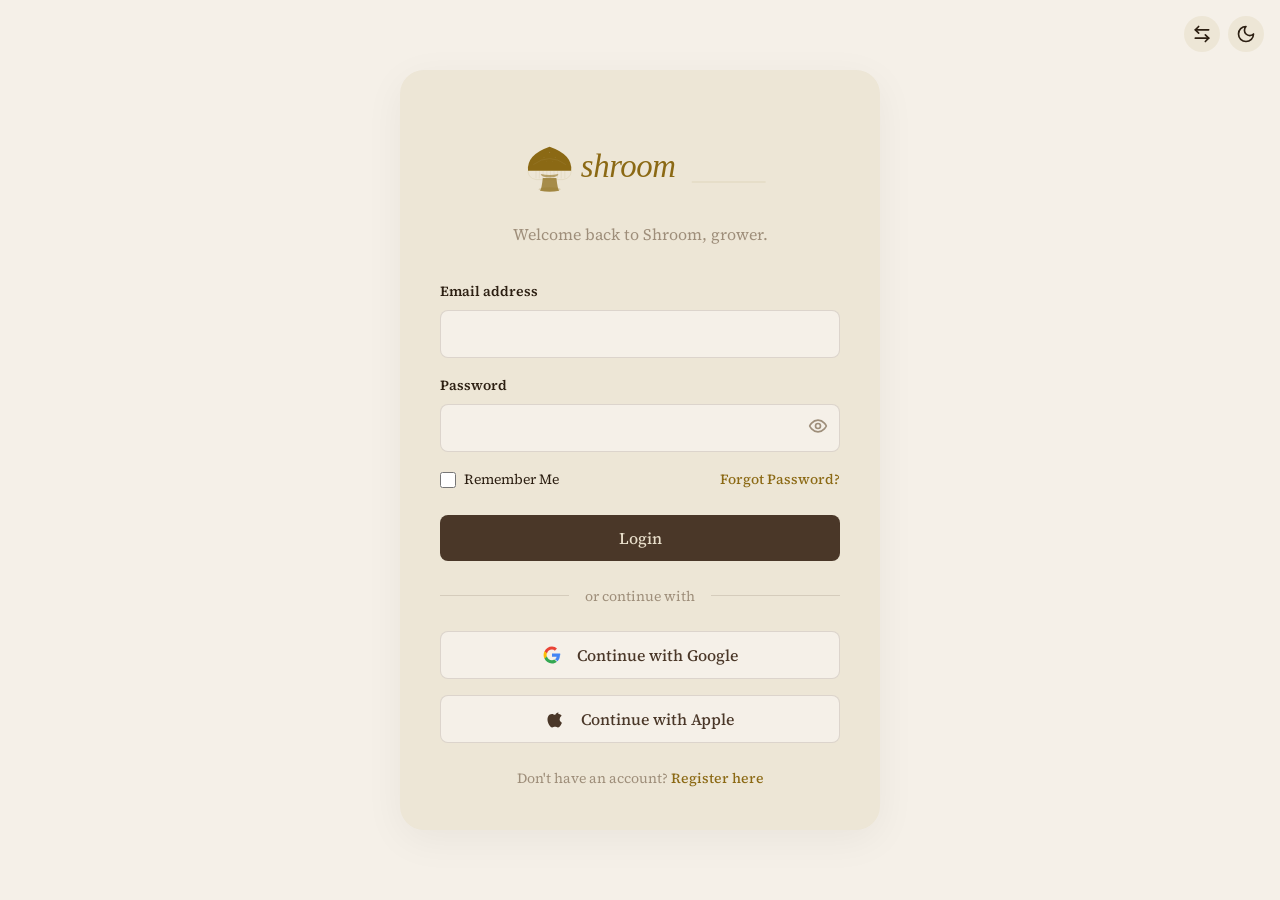
<file: login.html>
<!DOCTYPE html>
<html lang="en">

<head>
  <meta charset="UTF-8">
  <meta name="viewport" content="width=device-width, initial-scale=1.0">
  <title>Login | Shroom - Mushroom Cultivation Supply & Education</title>
  <link rel="icon" type="image/svg+xml" href="assets/images/shroom_favicon.svg">
  <link rel="stylesheet" href="assets/css/style.css">
</head>

<body>

  <main class="auth-page">
    <!-- Toggles positioned top-right -->
    <div class="auth-toggles">
      <button type="button" class="tool-btn rtl-toggle-btn" aria-label="Toggle Navigation Direction" title="Toggle RTL">
        <svg xmlns="http://www.w3.org/2000/svg" width="24" height="24" viewBox="0 0 24 24" fill="none"
          stroke="currentColor" stroke-width="2" stroke-linecap="round" stroke-linejoin="round"
          class="lucide lucide-arrow-left-right">
          <path d="M8 3 4 7l4 4" />
          <path d="M4 7h16" />
          <path d="m16 21 4-4-4-4" />
          <path d="M20 17H4" />
        </svg>
      </button>
      <button type="button" class="tool-btn theme-toggle-btn" aria-label="Toggle Theme" title="Toggle Theme">
        <svg xmlns="http://www.w3.org/2000/svg" width="24" height="24" viewBox="0 0 24 24" fill="none"
          stroke="currentColor" stroke-width="2" stroke-linecap="round" stroke-linejoin="round"
          class="lucide lucide-moon">
          <path d="M12 3a6 6 0 0 0 9 9 9 9 0 1 1-9-9Z" />
        </svg>
      </button>
    </div>

    <div class="auth-card fade-in">



      <div class="auth-header" style="padding-top: var(--space-4);">
        <a href="index.html" class="auth-logo">
          <img src="assets/images/shroom_logo.svg" alt="Shroom" height="64" style="display:block; margin: 0 auto;">
        </a>
        <p class="section-subtitle" style="font-size: var(--font-size-base); margin-bottom: 0;">Welcome back to Shroom,
          grower.
        </p>
      </div>

      <form class="auth-form" action="dashboard.html" method="GET">
        <div class="form-group">
          <label for="email" class="form-label">Email address</label>
          <div class="form-input-container">
            <input type="email" id="email" class="form-input" placeholder="" required>
          </div>
        </div>

        <div class="form-group">
          <label for="password" class="form-label">Password</label>
          <div class="form-input-container">
            <input type="password" id="password" class="form-input" placeholder="" required>
            <button type="button" class="input-icon-btn" aria-label="Toggle password visibility">
              <svg xmlns="http://www.w3.org/2000/svg" width="20" height="20" viewBox="0 0 24 24" fill="none"
                stroke="currentColor" stroke-width="2" stroke-linecap="round" stroke-linejoin="round"
                class="lucide lucide-eye">
                <path d="M2 12s3-7 10-7 10 7 10 7-3 7-10 7-10-7-10-7Z" />
                <circle cx="12" cy="12" r="3" />
              </svg>
            </button>
          </div>
        </div>

        <div class="auth-options">
          <label class="checkbox-label">
            <input type="checkbox" name="remember">
            <span>Remember Me</span>
          </label>
          <a href="#" class="auth-link">Forgot Password?</a>
        </div>

        <button type="submit" class="btn btn-primary btn-block" style="margin-top: var(--space-2);">Login</button>
      </form>

      <div class="auth-divider">
        <span>or continue with</span>
      </div>

      <div class="auth-form">

        <!-- Google -->
        <button type="button" class="btn btn-secondary btn-block"
          style="border-color: var(--theme-border); justify-content: center; background: var(--theme-bg);">
          <svg style="margin-right: 8px; flex-shrink: 0;" width="18" height="18" viewBox="0 0 48 48"
            xmlns="http://www.w3.org/2000/svg">
            <path fill="#EA4335"
              d="M24 9.5c3.1 0 5.6 1.1 7.6 2.9l5.6-5.6C33.9 3.5 29.3 1.5 24 1.5 14.9 1.5 7.2 7.1 3.9 15l6.6 5.1C12.2 13.6 17.6 9.5 24 9.5z" />
            <path fill="#4285F4"
              d="M46.1 24.5c0-1.6-.1-3.1-.4-4.5H24v8.5h12.4c-.5 2.8-2.1 5.1-4.5 6.7l6.9 5.4c4-3.7 6.3-9.2 6.3-16.1z" />
            <path fill="#FBBC05"
              d="M10.5 28.6A14.6 14.6 0 0 1 9.5 24c0-1.6.3-3.2.9-4.6L3.9 14.3A22.6 22.6 0 0 0 1.5 24c0 3.6.9 7 2.4 10l6.6-5.4z" />
            <path fill="#34A853"
              d="M24 46.5c5.3 0 9.8-1.8 13-4.8l-6.9-5.4c-1.8 1.2-4.1 1.9-6.1 1.9-6.4 0-11.8-4.3-13.5-10.1l-6.6 5.4C7.2 40.9 14.9 46.5 24 46.5z" />
          </svg>
          <span>Continue with Google</span>
        </button>

        <!-- Apple -->
        <button type="button" class="btn btn-secondary btn-block"
          style="border-color: var(--theme-border); justify-content: center; background: var(--theme-bg);">
          <svg style="margin-right: 8px; flex-shrink: 0;" width="18" height="18" viewBox="0 0 24 24" fill="currentColor"
            xmlns="http://www.w3.org/2000/svg">
            <path
              d="M16.946 12.353c-.024-3.084 2.518-4.57 2.632-4.641-1.428-2.091-3.64-2.39-4.425-2.42-1.884-.191-3.68 1.11-4.636 1.11-.955 0-2.443-1.09-3.98-1.059-2.016.035-3.87 1.171-4.908 2.973-2.097 3.639-.537 9.022 1.503 11.979 1.002 1.442 2.181 3.037 3.738 2.986 1.505-.052 2.072-.962 3.882-.962 1.808 0 2.327.962 3.896.93 1.62-.033 2.633-1.458 3.618-2.906 1.144-1.674 1.616-3.298 1.636-3.385-.035-.015-3.175-1.218-3.194-4.832v.227zm-2.903-5.267c.801-.97 1.341-2.321 1.194-3.674-1.157.047-2.585.772-3.41 1.733-.658.758-1.306 2.146-1.134 3.475 1.293.1 2.617-.611 3.35-1.534z" />
          </svg>
          <span>Continue with Apple</span>
        </button>



      </div>

      <p
        style="text-align: center; margin-top: var(--space-6); font-size: var(--font-size-sm); color: var(--theme-text-muted);">
        Don't have an account? <a href="register.html" class="auth-link">Register here</a>
      </p>

    </div>
  </main>

  <script src="assets/js/main.js"></script>
</body>

</html>
</file>
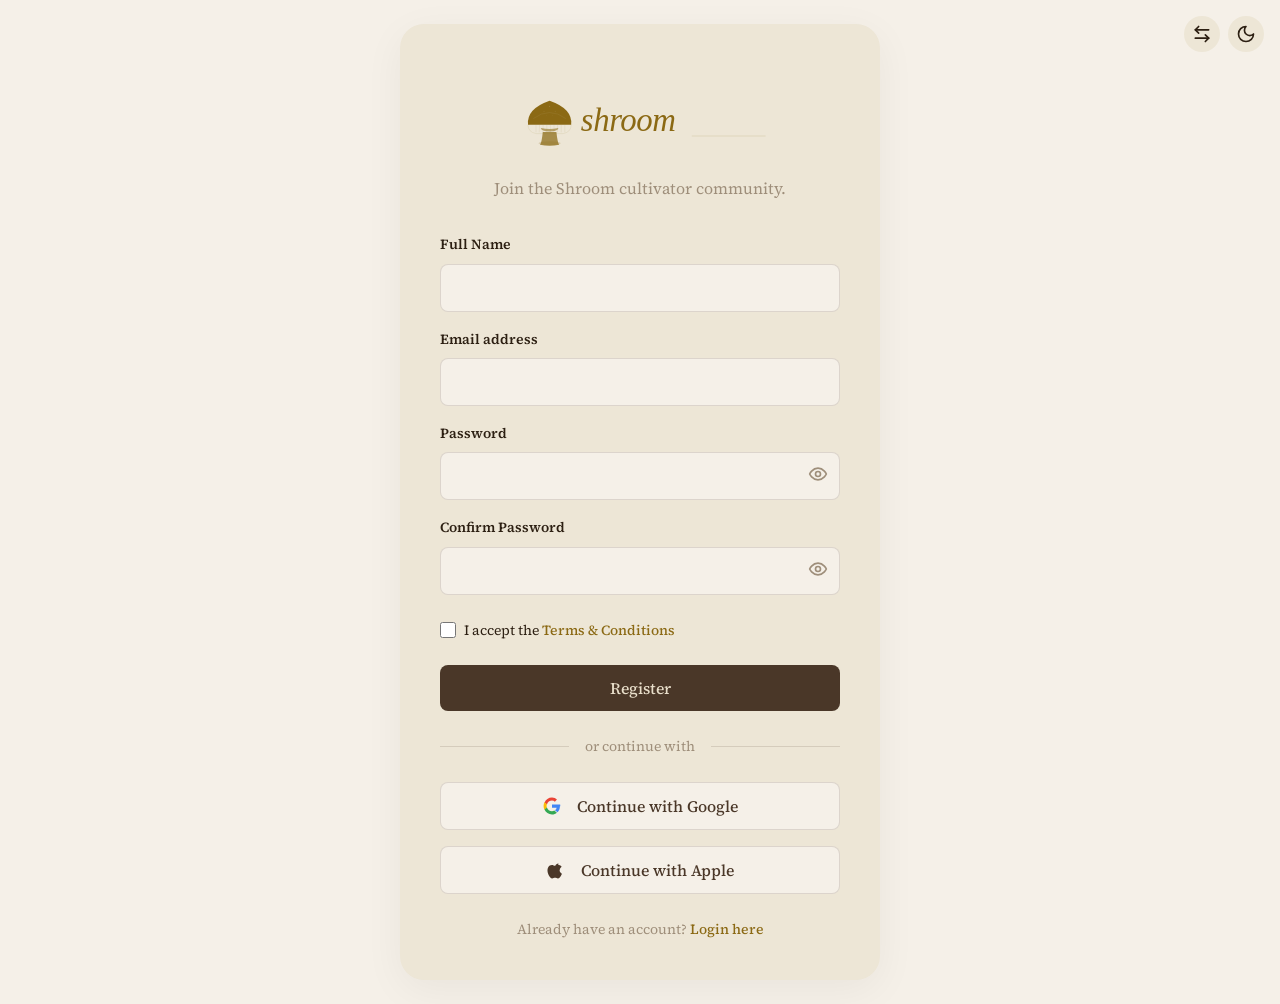
<file: register.html>
<!DOCTYPE html>
<html lang="en">

<head>
  <meta charset="UTF-8">
  <meta name="viewport" content="width=device-width, initial-scale=1.0">
  <title>Register | Shroom</title>
  <link rel="icon" type="image/svg+xml" href="assets/images/shroom_favicon.svg">
  <link rel="stylesheet" href="assets/css/style.css">
</head>

<body>

  <main class="auth-page">
    <!-- Toggles positioned top-right -->
    <div class="auth-toggles">
      <button type="button" class="tool-btn rtl-toggle-btn" aria-label="Toggle Navigation Direction" title="Toggle RTL">
        <svg xmlns="http://www.w3.org/2000/svg" width="24" height="24" viewBox="0 0 24 24" fill="none"
          stroke="currentColor" stroke-width="2" stroke-linecap="round" stroke-linejoin="round"
          class="lucide lucide-arrow-left-right">
          <path d="M8 3 4 7l4 4" />
          <path d="M4 7h16" />
          <path d="m16 21 4-4-4-4" />
          <path d="M20 17H4" />
        </svg>
      </button>
      <button type="button" class="tool-btn theme-toggle-btn" aria-label="Toggle Theme" title="Toggle Theme">
        <svg xmlns="http://www.w3.org/2000/svg" width="24" height="24" viewBox="0 0 24 24" fill="none"
          stroke="currentColor" stroke-width="2" stroke-linecap="round" stroke-linejoin="round"
          class="lucide lucide-moon">
          <path d="M12 3a6 6 0 0 0 9 9 9 9 0 1 1-9-9Z" />
        </svg>
      </button>
    </div>

    <div class="auth-card fade-in">



      <div class="auth-header" style="padding-top: var(--space-4);">
        <a href="index.html" class="auth-logo">
          <img src="assets/images/shroom_logo.svg" alt="Shroom" height="64" style="display:block; margin: 0 auto;">
        </a>
        <p class="section-subtitle" style="font-size: var(--font-size-base); margin-bottom: 0;">Join the Shroom
          cultivator
          community.</p>
      </div>

      <form class="auth-form" action="dashboard.html" method="GET">
        <div class="form-group">
          <label for="fname" class="form-label">Full Name</label>
          <div class="form-input-container">
            <input type="text" id="fname" class="form-input" placeholder="" required>
          </div>
        </div>



        <div class="form-group">
          <label for="email" class="form-label">Email address</label>
          <div class="form-input-container">
            <input type="email" id="email" class="form-input" placeholder="" required>
          </div>
        </div>

        <div class="form-group">
          <label for="password" class="form-label">Password</label>
          <div class="form-input-container">
            <input type="password" id="password" class="form-input" placeholder="" required>
            <button type="button" class="input-icon-btn" aria-label="Toggle password visibility">
              <svg xmlns="http://www.w3.org/2000/svg" width="20" height="20" viewBox="0 0 24 24" fill="none"
                stroke="currentColor" stroke-width="2" stroke-linecap="round" stroke-linejoin="round"
                class="lucide lucide-eye">
                <path d="M2 12s3-7 10-7 10 7 10 7-3 7-10 7-10-7-10-7Z" />
                <circle cx="12" cy="12" r="3" />
              </svg>
            </button>
          </div>
        </div>

        <div class="form-group">
          <label for="cpassword" class="form-label">Confirm Password</label>
          <div class="form-input-container">
            <input type="password" id="cpassword" class="form-input" placeholder="" required>
            <button type="button" class="input-icon-btn" aria-label="Toggle password visibility">
              <svg xmlns="http://www.w3.org/2000/svg" width="20" height="20" viewBox="0 0 24 24" fill="none"
                stroke="currentColor" stroke-width="2" stroke-linecap="round" stroke-linejoin="round"
                class="lucide lucide-eye">
                <path d="M2 12s3-7 10-7 10 7 10 7-3 7-10 7-10-7-10-7Z" />
                <circle cx="12" cy="12" r="3" />
              </svg>
            </button>
          </div>
        </div>

        <div class="auth-options" style="margin-top: var(--space-2);">
          <label class="checkbox-label">
            <input type="checkbox" name="terms" required>
            <span>I accept the <a href="#" class="auth-link">Terms & Conditions</a></span>
          </label>
        </div>

        <button type="submit" class="btn btn-primary btn-block" style="margin-top: var(--space-2);">Register</button>
      </form>

      <div class="auth-divider">
        <span>or continue with</span>
      </div>

      <div class="auth-form">

        <!-- Google -->
        <button type="button" class="btn btn-secondary btn-block"
          style="border-color: var(--theme-border); justify-content: center; background: var(--theme-bg);">
          <svg style="margin-right: 8px; flex-shrink: 0;" width="18" height="18" viewBox="0 0 48 48"
            xmlns="http://www.w3.org/2000/svg">
            <path fill="#EA4335"
              d="M24 9.5c3.1 0 5.6 1.1 7.6 2.9l5.6-5.6C33.9 3.5 29.3 1.5 24 1.5 14.9 1.5 7.2 7.1 3.9 15l6.6 5.1C12.2 13.6 17.6 9.5 24 9.5z" />
            <path fill="#4285F4"
              d="M46.1 24.5c0-1.6-.1-3.1-.4-4.5H24v8.5h12.4c-.5 2.8-2.1 5.1-4.5 6.7l6.9 5.4c4-3.7 6.3-9.2 6.3-16.1z" />
            <path fill="#FBBC05"
              d="M10.5 28.6A14.6 14.6 0 0 1 9.5 24c0-1.6.3-3.2.9-4.6L3.9 14.3A22.6 22.6 0 0 0 1.5 24c0 3.6.9 7 2.4 10l6.6-5.4z" />
            <path fill="#34A853"
              d="M24 46.5c5.3 0 9.8-1.8 13-4.8l-6.9-5.4c-1.8 1.2-4.1 1.9-6.1 1.9-6.4 0-11.8-4.3-13.5-10.1l-6.6 5.4C7.2 40.9 14.9 46.5 24 46.5z" />
          </svg>
          <span>Continue with Google</span>
        </button>

        <!-- Apple -->
        <button type="button" class="btn btn-secondary btn-block"
          style="border-color: var(--theme-border); justify-content: center; background: var(--theme-bg);">
          <svg style="margin-right: 8px; flex-shrink: 0;" width="18" height="18" viewBox="0 0 24 24" fill="currentColor"
            xmlns="http://www.w3.org/2000/svg">
            <path
              d="M16.946 12.353c-.024-3.084 2.518-4.57 2.632-4.641-1.428-2.091-3.64-2.39-4.425-2.42-1.884-.191-3.68 1.11-4.636 1.11-.955 0-2.443-1.09-3.98-1.059-2.016.035-3.87 1.171-4.908 2.973-2.097 3.639-.537 9.022 1.503 11.979 1.002 1.442 2.181 3.037 3.738 2.986 1.505-.052 2.072-.962 3.882-.962 1.808 0 2.327.962 3.896.93 1.62-.033 2.633-1.458 3.618-2.906 1.144-1.674 1.616-3.298 1.636-3.385-.035-.015-3.175-1.218-3.194-4.832v.227zm-2.903-5.267c.801-.97 1.341-2.321 1.194-3.674-1.157.047-2.585.772-3.41 1.733-.658.758-1.306 2.146-1.134 3.475 1.293.1 2.617-.611 3.35-1.534z" />
          </svg>
          <span>Continue with Apple</span>
        </button>

        <!-- Email -->


      </div>
      <p
        style="text-align: center; margin-top: var(--space-6); font-size: var(--font-size-sm); color: var(--theme-text-muted);">
        Already have an account? <a href="login.html" class="auth-link">Login here</a>
      </p>

    </div>
  </main>

  <script src="assets/js/main.js"></script>
</body>

</html>
</file>
<file: assets/css/style.css>
@import url('https://fonts.googleapis.com/css2?family=Playfair+Display:ital,wght@0,400..900;1,400..900&family=Source+Serif+4:ital,opsz,wght@0,8..60,200..900;1,8..60,200..900&display=swap');

:root {
  /* Colors */
  --color-primary: #4A3728;
  --color-secondary: #8B6914;
  --color-bg-light: #F5F0E8;
  --color-bg-dark: #000000;
  --color-surface-light: #EDE6D6;
  --color-surface-dark: #121212;
  --color-text-light: #2C1F12;
  --color-text-dark: #E8DECA;
  --color-muted: #9E8E7A;

  /* Theme Maps (Light by default) */
  --theme-bg: var(--color-bg-light);
  --theme-surface: var(--color-surface-light);
  --theme-text: var(--color-text-light);
  --theme-text-muted: var(--color-muted);
  --theme-border: rgba(74, 55, 40, 0.15);

  /* Typography */
  --font-display: 'Playfair Display', Georgia, serif;
  --font-body: 'Source Serif 4', Georgia, serif;

  --font-size-xs: 0.75rem;
  --font-size-sm: 0.875rem;
  --font-size-base: 1rem;
  --font-size-lg: 1.125rem;
  --font-size-xl: 1.25rem;
  --font-size-2xl: 1.5rem;
  --font-size-3xl: 2rem;
  --font-size-4xl: 2.75rem;
  --font-size-5xl: 3.75rem;

  /* Spacing */
  --space-1: 0.25rem;
  --space-2: 0.5rem;
  --space-3: 0.75rem;
  --space-4: 1rem;
  --space-6: 1.5rem;
  --space-8: 2rem;
  --space-10: 2.5rem;
  --space-12: 3rem;
  --space-16: 4rem;
  --space-20: 5rem;
  --space-24: 6rem;

  /* Layout */
  --container-max: 1280px;
  --radius-sm: 4px;
  --radius-md: 8px;
  --radius-lg: 16px;
  --radius-xl: 24px;

  /* Transitions */
  --transition-fast: 0.15s ease;
  --transition-base: 0.3s ease;
  --transition-slow: 0.5s ease;

  /* Components */
  --header-height: 80px;
  --sidebar-width: 260px;

  /* Logo Sizes client */
  --logo-height-nav: 48px;
  --logo-height-auth: 80px;
}

/* Dark Mode */
html.dark {
  --theme-bg: var(--color-bg-dark);
  --theme-surface: var(--color-surface-dark);
  --theme-text: var(--color-text-dark);
  --theme-text-muted: rgba(232, 222, 202, 0.65);
  --theme-border: rgba(232, 222, 202, 0.25);
}

/* Reset / Base */
* {
  box-sizing: border-box;
  margin: 0;
  padding: 0;
}

html {
  scroll-behavior: smooth;
  transition: background var(--transition-base), color var(--transition-base);
}

body {
  font-family: var(--font-body);
  font-size: var(--font-size-base);
  line-height: 1.6;
  background-color: var(--theme-bg);
  color: var(--theme-text);
  overflow-x: hidden;
  display: flex;
  flex-direction: column;
  min-height: 100vh;
}

img {
  max-width: 100%;
  height: auto;
  display: block;
}

a {
  color: inherit;
  text-decoration: none;
  transition: color var(--transition-fast);
}

button {
  font-family: inherit;
  border: none;
  background: none;
  cursor: pointer;
}

h1,
h2,
h3,
h4,
h5,
h6 {
  font-family: var(--font-display);
  font-weight: 600;
  line-height: 1.2;
  margin-bottom: var(--space-4);
  color: var(--theme-text);
}

h1 {
  font-size: var(--font-size-5xl);
}

h2 {
  font-size: var(--font-size-4xl);
}

h3 {
  font-size: var(--font-size-3xl);
}

h4 {
  font-size: var(--font-size-2xl);
}

h5 {
  font-size: var(--font-size-xl);
}

h6 {
  font-size: var(--font-size-lg);
}

/* Globals & Layout */
.container {
  width: 100%;
  max-width: var(--container-max);
  margin: 0 auto;
  padding: 0 var(--space-6);
}

.section {
  padding: var(--space-20) 0;
}

.section-title {
  text-align: center;
  margin-bottom: var(--space-2);
}

.section-subtitle {
  text-align: center;
  color: var(--theme-text-muted);
  max-width: 600px;
  margin: 0 auto var(--space-10);
  font-size: var(--font-size-lg);
}

.divider {
  width: 60px;
  height: 2px;
  background-color: var(--color-secondary);
  margin: var(--space-4) auto var(--space-6);
  border-radius: var(--radius-sm);
  position: relative;
}

.divider::before,
.divider::after {
  content: '';
  position: absolute;
  top: -2px;
  width: 6px;
  height: 6px;
  border-radius: 50%;
  background-color: var(--color-primary);
}

.divider::before {
  left: -10px;
}

.divider::after {
  right: -10px;
}

html.dark .divider::before,
html.dark .divider::after {
  background-color: var(--color-secondary);
}

/* Button Variants */
.btn {
  display: inline-flex;
  align-items: center;
  justify-content: center;
  gap: var(--space-2);
  padding: var(--space-3) var(--space-6);
  font-size: var(--font-size-base);
  font-weight: 500;
  border-radius: var(--radius-md);
  transition: transform var(--transition-fast), box-shadow var(--transition-fast), background var(--transition-fast), color var(--transition-fast);
  text-align: center;
}

.btn:hover {
  transform: scale(1.03) translateY(-1px);
  box-shadow: 0 4px 12px rgba(0, 0, 0, 0.1);
}

.btn:active {
  transform: scale(0.98);
}

.btn-primary {
  background-color: var(--color-primary);
  color: var(--color-text-dark);
}

.btn-primary:hover {
  background-color: #3b2b1f;
  color: var(--color-text-dark);
}

.btn-secondary {
  border: 1px solid var(--color-primary);
  color: var(--color-primary);
}

html.dark .btn-secondary {
  border-color: var(--color-secondary);
  color: var(--color-secondary);
}

.btn-secondary:hover {
  background-color: rgba(74, 55, 40, 0.05);
}

html.dark .btn-secondary:hover {
  background-color: rgba(139, 105, 20, 0.1);
}

.btn-accent {
  background-color: var(--color-secondary);
  color: #FFFFFF;
}

.btn-accent:hover {
  background-color: #7a5c10;
  color: #FFFFFF;
}

.btn-block {
  width: 100%;
}

/* Navbar */
.navbar {
  position: fixed;
  top: 0;
  left: 0;
  right: 0;
  height: var(--header-height);
  display: flex;
  align-items: center;
  z-index: 1000;
  transition: background var(--transition-base), box-shadow var(--transition-fast);
  background: var(--theme-bg);
}

.navbar.scrolled {
  background: rgba(245, 240, 232, 0.9);
  backdrop-filter: blur(10px);
  box-shadow: 0 2px 10px rgba(0, 0, 0, 0.05);
}

html.dark .navbar.scrolled {
  background: rgba(15, 11, 8, 0.9);
  box-shadow: 0 2px 10px rgba(0, 0, 0, 0.5);
}

.navbar .container {
  display: flex;
  align-items: center;
  justify-content: space-between;
}

.nav-brand {
  font-family: var(--font-display);
  font-style: italic;
  font-weight: 700;
  font-size: var(--font-size-2xl);
  color: var(--theme-text);
  letter-spacing: -0.5px;
  display: flex;
  align-items: center;
}

.nav-brand img {
  height: var(--logo-height-nav) !important;
  width: auto;
}

.nav-menu {
  display: flex;
  align-items: center;
  gap: var(--space-6);
  list-style: none;
}

.nav-link {
  font-weight: 500;
  position: relative;
}

.nav-link::after {
  content: '';
  position: absolute;
  bottom: -4px;
  left: 0;
  right: 0;
  height: 2px;
  background: var(--color-secondary);
  transform: scaleX(0);
  transition: transform var(--transition-base);
  transform-origin: right;
}

.nav-link:hover::after {
  transform: scaleX(1);
  transform-origin: left;
}

.nav-link.active {
  color: var(--color-primary) !important;
  font-weight: 700;
}

.nav-link.active::after {
  transform: scaleX(1);
  background: var(--color-primary);
}

.nav-tools {
  display: flex;
  align-items: center;
  gap: var(--space-4);
}

.tool-btn {
  width: 36px;
  height: 36px;
  display: flex;
  align-items: center;
  justify-content: center;
  border-radius: 50%;
  color: var(--theme-text);
  background: var(--theme-surface);
  transition: background var(--transition-fast);
}

.tool-btn:hover {
  background: var(--theme-border);
}

.tool-btn svg {
  width: 20px;
  height: 20px;
}

.nav-divider {
  width: 1px;
  height: 24px;
  background: var(--theme-border);
}

.hamburger-btn {
  display: none;
  font-size: 24px;
  color: var(--theme-text);
}

/* Nav Drawer */
.nav-drawer-overlay {
  position: fixed;
  inset: 0;
  background: rgba(0, 0, 0, 0.6);
  z-index: 9998;
  opacity: 0;
  visibility: hidden;
  transition: opacity var(--transition-base);
}

.nav-drawer-overlay.active {
  opacity: 1;
  visibility: visible;
}

.nav-drawer {
  position: fixed;
  top: 0;
  right: 0;
  bottom: 0;
  width: 300px;
  background: var(--theme-bg);
  z-index: 9999;
  transform: translateX(100%);
  transition: transform var(--transition-base);
  padding: var(--space-8) var(--space-6);
  display: flex;
  flex-direction: column;
}

.nav-drawer.active {
  transform: translateX(0);
}

.nav-drawer-header {
  display: flex;
  justify-content: space-between;
  align-items: center;
  margin-bottom: var(--space-8);
}

.nav-drawer-close {
  color: var(--theme-text);
}

.nav-drawer-menu {
  display: flex;
  flex-direction: column;
  gap: var(--space-6);
  list-style: none;
  margin-bottom: auto;
}

.nav-drawer-tools {
  display: flex;
  gap: var(--space-4);
  padding-top: var(--space-6);
  border-top: 1px solid var(--theme-border);
}

/* Auth Cards */
.auth-page {
  min-height: 100vh;
  display: flex;
  align-items: center;
  justify-content: center;
  padding: var(--space-6);
  background: var(--theme-bg);
}

.auth-card {
  width: 100%;
  max-width: 480px;
  background: var(--theme-surface);
  border-radius: var(--radius-xl);
  padding: var(--space-10);
  box-shadow: 0 10px 40px rgba(0, 0, 0, 0.05);
  position: relative;
}

.auth-logo img {
  height: var(--logo-height-auth) !important;
  width: auto;
  margin: 0 auto;
}

html.dark .auth-card {
  box-shadow: 0 10px 40px rgba(0, 0, 0, 0.3);
  border: 1px solid var(--theme-border);
}

.auth-toggles {
  position: fixed;
  top: var(--space-4);
  right: var(--space-4);
  display: flex;
  gap: var(--space-2);
  z-index: 9999;
}

.auth-header {
  text-align: center;
  margin-bottom: var(--space-8);
}

.auth-logo {
  font-family: var(--font-display);
  font-style: italic;
  font-weight: 700;
  font-size: var(--font-size-3xl);
  color: var(--color-primary);
  margin-bottom: var(--space-2);
  display: inline-block;
}

/* html.dark .auth-logo { color: var(--color-secondary); } */

.nav-brand img,
.auth-logo img {
  height: 36px;
  width: auto;
  display: block;
}

.auth-logo img {
  height: 48px;
  margin: 0 auto;
}

.auth-form {
  display: flex;
  flex-direction: column;
  gap: var(--space-4);
}

.form-group {
  display: flex;
  flex-direction: column;
  gap: var(--space-2);
}

.form-label {
  font-size: var(--font-size-sm);
  font-weight: 600;
}

.form-input-container {
  position: relative;
}

.form-input {
  width: 100%;
  padding: var(--space-3) var(--space-4);
  background: var(--theme-bg);
  border: 1px solid var(--theme-border);
  border-radius: var(--radius-md);
  color: var(--theme-text);
  font-family: var(--font-body);
  font-size: var(--font-size-base);
  transition: border-color var(--transition-fast);
}

.form-input:focus {
  outline: none;
  border-color: var(--color-secondary);
}

.input-icon-btn {
  position: absolute;
  right: var(--space-3);
  top: 50%;
  transform: translateY(-50%);
  color: var(--theme-text-muted);
}

.auth-options {
  display: flex;
  justify-content: space-between;
  align-items: center;
  font-size: var(--font-size-sm);
}

.checkbox-label {
  display: flex;
  align-items: center;
  gap: var(--space-2);
  cursor: pointer;
}

.checkbox-label input[type="checkbox"] {
  accent-color: var(--color-primary);
  width: 16px;
  height: 16px;
}

.auth-link {
  color: var(--color-secondary);
  font-weight: 500;
}

.auth-link:hover {
  text-decoration: underline;
}

.auth-divider {
  display: flex;
  align-items: center;
  text-align: center;
  color: var(--theme-text-muted);
  font-size: var(--font-size-sm);
  margin: var(--space-6) 0;
}

.auth-divider::before,
.auth-divider::after {
  content: '';
  flex: 1;
  border-bottom: 1px solid var(--theme-border);
}

.auth-divider span {
  padding: 0 var(--space-4);
}

/* Shared Cards */
.card-grid {
  display: grid;
  gap: var(--space-6);
  grid-template-columns: repeat(auto-fit, minmax(300px, 1fr));
}

.card-grid.cols-4 {
  grid-template-columns: repeat(auto-fit, minmax(260px, 1fr));
}

/* Ensure odd numbers are centered by grid configuration if needed, or by flex */

.card {
  background: var(--theme-surface);
  border-radius: var(--radius-lg);
  overflow: hidden;
  display: flex;
  flex-direction: column;
  transition: transform var(--transition-base), box-shadow var(--transition-base);
  padding: var(--space-8);
  align-items: center;
  gap: var(--space-4);
}

.card:hover {
  transform: translateY(-4px);
  box-shadow: 0 12px 30px rgba(0, 0, 0, 0.08);
}

html.dark .card {
  border: 1px solid var(--theme-border);
}

html.dark .card:hover {
  box-shadow: 0 12px 30px rgba(0, 0, 0, 0.4);
}

.card-img-wrapper {
  width: 100%;
  aspect-ratio: 4/3;
  border-radius: var(--radius-md);
  overflow: hidden;
  margin-bottom: calc(var(--space-2) * -1);
  /* Slight adjustment */
}

.card-img {
  width: 100%;
  height: 100%;
  object-fit: cover;
  transition: transform var(--transition-slow);
}

.card:hover .card-img {
  transform: scale(1.05);
}

.card-tag {
  background: var(--theme-bg);
  color: var(--color-secondary);
  padding: var(--space-1) var(--space-3);
  border-radius: var(--radius-xl);
  font-size: var(--font-size-xs);
  font-weight: 600;
  text-transform: uppercase;
  letter-spacing: 1px;
}

.card-title {
  text-align: center;
  margin-bottom: 0;
}

.card-desc {
  text-align: center;
  color: var(--theme-text-muted);
  font-size: var(--font-size-sm);
  flex-grow: 1;
  /* Pushes button to bottom */
}

.card-price {
  font-size: var(--font-size-lg);
  font-weight: 600;
  color: var(--color-primary);
}

html.dark .card-price {
  color: var(--color-secondary);
}

/* Dashboard Components */
.welcome-banner {
  background: linear-gradient(135deg, var(--color-primary), #634a36);
  padding: var(--space-10);
  border-radius: var(--radius-lg);
  color: var(--color-text-dark);
  margin-bottom: var(--space-8);
  position: relative;
  overflow: hidden;
  box-shadow: 0 10px 30px rgba(0, 0, 0, 0.1);
  text-align: center;
}

html.dark .welcome-banner {
  background: linear-gradient(135deg, var(--color-surface-dark), var(--color-primary));
  border: 1px solid var(--theme-border);
}

.welcome-banner::before {
  content: '';
  position: absolute;
  top: -50%;
  right: -10%;
  width: 300px;
  height: 300px;
  background: radial-gradient(circle, rgba(139, 105, 20, 0.2) 0%, transparent 70%);
  border-radius: 50%;
  z-index: 0;
}

.welcome-content {
  position: relative;
  z-index: 1;
  max-width: 600px;
  margin: 0 auto;
}

.welcome-banner h2 {
  color: white;
  margin-bottom: var(--space-2);
  font-size: var(--font-size-3xl);
}

.welcome-banner p {
  color: rgba(232, 222, 202, 0.8);
  font-size: var(--font-size-lg);
  margin-bottom: 0;
}

/* Dashboard Global */
.dashboard-layout {
  display: flex;
  min-height: 100vh;
  background: var(--theme-bg);
}

.dashboard-sidebar {
  width: var(--sidebar-width);
  background: var(--theme-surface);
  border-right: 1px solid var(--theme-border);
  display: flex;
  flex-direction: column;
  position: fixed;
  top: 0;
  bottom: 0;
  left: 0;
  z-index: 100;
  transition: transform var(--transition-base);
}

.sidebar-header {
  height: var(--header-height);
  display: flex;
  align-items: center;
  padding: 0 var(--space-6);
  border-bottom: 1px solid var(--theme-border);
}

.sidebar-profile {
  padding: var(--space-6);
  display: flex;
  align-items: center;
  gap: var(--space-4);
  border-bottom: 1px solid var(--theme-border);
}

.sidebar-profile img {
  width: 48px;
  height: 48px;
  border-radius: 50%;
  object-fit: cover;
  border: 2px solid var(--theme-border);
}

.profile-info {
  display: flex;
  flex-direction: column;
}

.profile-name {
  font-weight: 600;
  color: var(--theme-text);
  font-size: var(--font-size-sm);
}

.profile-role {
  font-size: var(--font-size-xs);
  color: var(--theme-text-muted);
}

.sidebar-nav {
  padding: var(--space-6) 0;
  flex-grow: 1;
}

.sidebar-link {
  display: flex;
  align-items: center;
  gap: var(--space-4);
  padding: var(--space-3) var(--space-6);
  color: var(--theme-text-muted);
  font-weight: 500;
  transition: background var(--transition-fast), color var(--transition-fast);
}

.sidebar-link:hover,
.sidebar-link.active {
  background: rgba(74, 55, 40, 0.05);
  color: var(--theme-text);
  border-right: 3px solid var(--color-primary);
}

html.dark .sidebar-link:hover,
html.dark .sidebar-link.active {
  background: rgba(139, 105, 20, 0.1);
  border-right-color: var(--color-secondary);
}

.sidebar-footer {
  padding: var(--space-6);
  border-top: 1px solid var(--theme-border);
}

.dashboard-main {
  flex-grow: 1;
  margin-left: var(--sidebar-width);
  display: flex;
  flex-direction: column;
}

.dashboard-header {
  height: var(--header-height);
  background: var(--theme-surface);
  border-bottom: 1px solid var(--theme-border);
  display: flex;
  align-items: center;
  justify-content: space-between;
  padding: 0 var(--space-8);
  position: sticky;
  top: 0;
  z-index: 99;
}

.dash-header-title {
  font-size: var(--font-size-xl);
  margin: 0;
  font-family: var(--font-body);
}

.dash-header-tools {
  display: flex;
  align-items: center;
  gap: var(--space-6);
}

.notification-btn {
  position: relative;
  color: var(--theme-text-muted);
}

.notification-btn:hover {
  color: var(--theme-text);
}

.notification-badge {
  position: absolute;
  top: 0;
  right: 0;
  width: 8px;
  height: 8px;
  background: var(--color-secondary);
  border-radius: 50%;
}

.profile-dropdown {
  display: flex;
  align-items: center;
  gap: var(--space-3);
  cursor: pointer;
}

.profile-avatar {
  width: 40px;
  height: 40px;
  border-radius: 50%;
  object-fit: cover;
  border: 2px solid var(--theme-border);
}

.dashboard-content {
  padding: var(--space-8);
  flex-grow: 1;
}

.dashboard-toggle-btn {
  display: none;
  color: var(--theme-text);
  padding: var(--space-1);
}

/* Footer */
.site-footer {
  background: var(--theme-surface);
  padding: var(--space-16) 0 var(--space-6);
  margin-top: auto;
  border-top: 1px solid var(--theme-border);
}

.footer-grid {
  display: grid;
  grid-template-columns: 2fr 1fr 1fr 1fr 1fr;
  gap: var(--space-8);
  margin-bottom: var(--space-12);
}

.footer-brand {
  display: flex;
  flex-direction: column;
  gap: var(--space-4);
}

.footer-tagline {
  color: var(--theme-text-muted);
}

.footer-socials {
  display: flex;
  gap: var(--space-4);
}

.social-link {
  color: var(--theme-text-muted);
}

.social-link:hover {
  color: var(--color-primary);
}

html.dark .social-link:hover {
  color: var(--color-secondary);
}

.footer-heading {
  font-size: var(--font-size-lg);
  margin-bottom: var(--space-4);
}

.footer-links {
  list-style: none;
  display: flex;
  flex-direction: column;
  gap: var(--space-3);
}

.footer-links a {
  color: var(--theme-text-muted);
}

.footer-links a:hover {
  color: var(--theme-text);
}

.footer-newsletter {
  display: flex;
  flex-direction: column;
  gap: var(--space-4);
}

.newsletter-description {
  color: var(--theme-text-muted);
  font-size: var(--font-size-sm);
  line-height: 1.5;
}

.newsletter-form {
  display: flex;
  flex-direction: row;
  margin-top: var(--space-2);
}

.newsletter-input {
  flex: 1;
  padding: var(--space-2) var(--space-4);
  background: var(--theme-bg);
  border: 1px solid var(--theme-border);
  border-right: none;
  border-radius: var(--radius-md) 0 0 var(--radius-md);
  color: var(--theme-text);
  font-family: var(--font-body);
  font-size: var(--font-size-sm);
  transition: border-color var(--transition-fast), box-shadow var(--transition-fast);
}

.newsletter-input:focus {
  outline: none;
  border-color: var(--color-secondary);
  box-shadow: -3px 0 0 0 rgba(139, 105, 20, 0.1);
}

.newsletter-btn {
  background: var(--color-primary);
  color: var(--color-text-dark);
  padding: var(--space-2) var(--space-4);
  border-radius: 0 var(--radius-md) var(--radius-md) 0;
  font-weight: 600;
  font-size: var(--font-size-sm);
  transition: all var(--transition-fast);
  width: auto;
  display: flex;
  align-items: center;
  justify-content: center;
  gap: var(--space-2);
  white-space: nowrap;
}

.newsletter-btn:hover {
  background: var(--color-secondary);
  color: #FFFFFF;
  transform: translateY(-1px);
}

html.dark .newsletter-btn {
  background: var(--color-secondary);
  color: #FFFFFF;
}

html.dark .newsletter-btn:hover {
  background: var(--color-text-dark);
  color: var(--color-primary);
}

.footer-bottom {
  display: flex;
  justify-content: space-between;
  align-items: center;
  padding-top: var(--space-6);
  border-top: 1px solid var(--theme-border);
  color: var(--theme-text-muted);
  font-size: var(--font-size-sm);
}

.footer-legal-links {
  display: flex;
  gap: var(--space-6);
}

/* Tables */
.table-wrapper {
  background: var(--theme-surface);
  border-radius: var(--radius-lg);
  border: 1px solid var(--theme-border);
  overflow-x: auto;
  -webkit-overflow-scrolling: touch;
}

/* Custom Dashboard Table Scrollbar Styling (Always Visible) */
.table-wrapper::-webkit-scrollbar {
  height: 12px;
  background-color: var(--theme-bg);
  display: block;
}

.table-wrapper::-webkit-scrollbar-thumb {
  background: var(--color-secondary);
  border-radius: var(--radius-xl);
  border: 3px solid var(--theme-bg);
  /* Padding effect */
  min-height: 40px;
}

.table-wrapper::-webkit-scrollbar-track {
  background: var(--theme-bg);
  border-radius: var(--radius-xl);
}

.table-wrapper {
  padding-bottom: 2px;
  /* Small gap for visibility */
}

.table {
  width: 100%;
  min-width: 800px;
  border-collapse: collapse;
  text-align: left;
}

.table th,
.table td {
  padding: var(--space-4) var(--space-6);
  border-bottom: 1px solid var(--theme-border);
}

.table th {
  font-weight: 600;
  color: var(--theme-text-muted);
  font-size: var(--font-size-sm);
  text-transform: uppercase;
  letter-spacing: 0.5px;
}

.table tr:last-child td {
  border-bottom: none;
}

.table tbody tr {
  transition: background var(--transition-fast);
}

.table tbody tr:hover {
  background: var(--theme-bg);
}

.status-badge {
  display: inline-flex;
  padding: 4px 12px;
  border-radius: var(--radius-xl);
  font-size: var(--font-size-xs);
  font-weight: 600;
}

.status-processing {
  background: rgba(139, 105, 20, 0.1);
  color: var(--color-secondary);
}

.status-shipped {
  background: rgba(139, 105, 20, 0.1);
  color: var(--color-secondary);
}

.status-delivered {
  background: var(--theme-border);
  color: var(--theme-text);
}

/* Progress */
.progress-container {
  width: 100%;
  display: flex;
  flex-direction: column;
  gap: var(--space-2);
}

.progress-bar-bg {
  width: 100%;
  height: 6px;
  background: var(--theme-bg);
  border-radius: var(--radius-sm);
  overflow: hidden;
}

.progress-bar-fill {
  height: 100%;
  background: var(--color-primary);
  border-radius: var(--radius-sm);
}

html.dark .progress-bar-fill {
  background: var(--color-secondary);
}

.progress-text {
  font-size: var(--font-size-xs);
  color: var(--theme-text-muted);
  display: flex;
  justify-content: space-between;
}

/* Animation utilities */
.fade-in {
  opacity: 0;
  transform: translateY(20px);
  transition: opacity 0.6s ease-out, transform 0.6s ease-out;
}

.fade-in.visible {
  opacity: 1;
  transform: translateY(0);
}

/* Animations disabled for reduced motion */
@media (prefers-reduced-motion: reduce) {
  * {
    animation-duration: 0.01ms !important;
    animation-iteration-count: 1 !important;
    transition-duration: 0.01ms !important;
    scroll-behavior: auto !important;
  }
}

/* Responsive Breakpoints */
@media (max-width: 1439px) {

  /* < 1440px */
  .nav-menu,
  .nav-tools-desktop {
    display: none;
    /* Hide main links and toggles */
  }

  .hamburger-btn {
    display: block;
    /* Show hamburger */
  }

  /* Show toggles in drawer */
  .nav-drawer-tools .nav-tools-mobile {
    display: flex;
  }

  /* Footer */
  .footer-grid {
    grid-template-columns: repeat(3, 1fr);
  }

  .footer-brand {
    grid-column: span 3;
    margin-bottom: var(--space-6);
  }

  .footer-newsletter {
    grid-column: span 2;
    border-top: none;
    padding-top: 0px;
    margin-top: 0px;
  }

  .newsletter-form {
    flex-direction: row;
    max-width: 500px;
  }

  .newsletter-btn {
    width: auto;
    white-space: nowrap;
  }
}

@media (max-width: 1024px) {
  :root {
    --font-size-5xl: 3rem;
    --font-size-4xl: 2.25rem;
    --font-size-3xl: 1.75rem;
  }

  .card-grid,
  .card-grid.cols-4 {
    grid-template-columns: repeat(2, 1fr);
  }

  /* Footer set to 3-column grid for 1024px */
  .footer-grid {
    grid-template-columns: repeat(3, 1fr);
  }

  .footer-brand {
    grid-column: span 1;
    margin-bottom: 0px;
  }

  .footer-newsletter {
    grid-column: span 2;
    border-top: none;
    padding-top: 0px;
    margin-top: 0px;
  }

  /* Dashboard (Collapse at 1024px) */
  .dashboard-sidebar {
    transform: translateX(-100%);
  }

  .dashboard-sidebar.active {
    transform: translateX(0);
  }

  .dashboard-main {
    margin-left: 0;
  }

  .dashboard-toggle-btn {
    display: block;
  }
}

@media (max-width: 768px) {
  .section {
    padding: var(--space-12) 0;
  }

  .footer-grid {
    grid-template-columns: repeat(3, 1fr);
  }

  .footer-brand {
    grid-column: span 1;
    margin-bottom: 0px;
  }

  .dashboard-main {
    margin-left: 0;
  }

  .footer-bottom {
    flex-direction: column;
    gap: var(--space-4);
    text-align: center;
  }

  .footer-newsletter {
    grid-column: span 2;
    border-top: none;
    padding-top: 0px;
    margin-top: 0px;
  }

  .newsletter-form {
    flex-direction: row;
    max-width: 400px;
  }

  .newsletter-btn {
    width: auto;
  }
}

@media (max-width: 360px) {

  /* 360px specific centering and non-overflow rules */
  .container {
    padding: 0 var(--space-4);
  }

  .card-grid,
  .card-grid.cols-4 {
    grid-template-columns: 1fr;
  }

  .footer-grid {
    grid-template-columns: 1fr;
    text-align: center;
    gap: var(--space-10);
  }

  .footer-grid>div {
    display: flex;
    flex-direction: column;
    align-items: center;
    text-align: center;
  }

  .footer-links {
    align-items: center;
  }

  .newsletter-form {
    flex-direction: row;
    /* Force row on small screens as requested */
    width: 100%;
  }

  .newsletter-btn {
    padding: var(--space-2) var(--space-3);
    /* Even tighter padding for very small screens */
  }

  .footer-brand {
    grid-column: span 1;
    align-items: center;
    margin-bottom: 0;
  }

  .footer-newsletter {
    grid-column: span 1;
    padding-top: var(--space-6);
    border-top: 1px solid var(--theme-border);
  }

  .footer-socials {
    justify-content: center;
  }

  .footer-legal-links {
    flex-direction: column;
    gap: var(--space-2);
  }

  .nav-drawer {
    width: 280px;
  }

  .auth-card {
    padding: var(--space-6);
  }

  /* Ensure auth toggles don't touch the container and are at the top right */
  .auth-page {
    position: relative;
    align-items: flex-start;
    padding-top: var(--space-16);
    /* Extra padding for toggles */
  }

  .auth-toggles {
    position: absolute;
    top: var(--space-4);
    right: var(--space-4);
  }
}

/* Back to Top Button */
.back-to-top {
  position: fixed;
  bottom: var(--space-8);
  right: var(--space-8);
  width: 52px;
  height: 52px;
  background: var(--color-primary);
  color: var(--color-text-dark);
  border-radius: 50%;
  border: 1px solid rgba(255, 255, 255, 0.1);
  display: flex;
  align-items: center;
  justify-content: center;
  box-shadow: 0 4px 15px rgba(0, 0, 0, 0.2);
  cursor: pointer;
  z-index: 1000;
  opacity: 0;
  visibility: hidden;
  transition: all var(--transition-base);
  transform: translateY(20px);
}

.back-to-top.visible {
  opacity: 1;
  visibility: visible;
  transform: translateY(0);
}

.back-to-top:hover {
  background: var(--color-secondary);
  color: white;
  transform: translateY(-5px);
  box-shadow: 0 8px 25px rgba(0, 0, 0, 0.3);
}

@media (max-width: 768px) {
  .back-to-top {
    bottom: var(--space-6);
    right: var(--space-6);
    width: 44px;
    height: 44px;
  }
}
</file>
